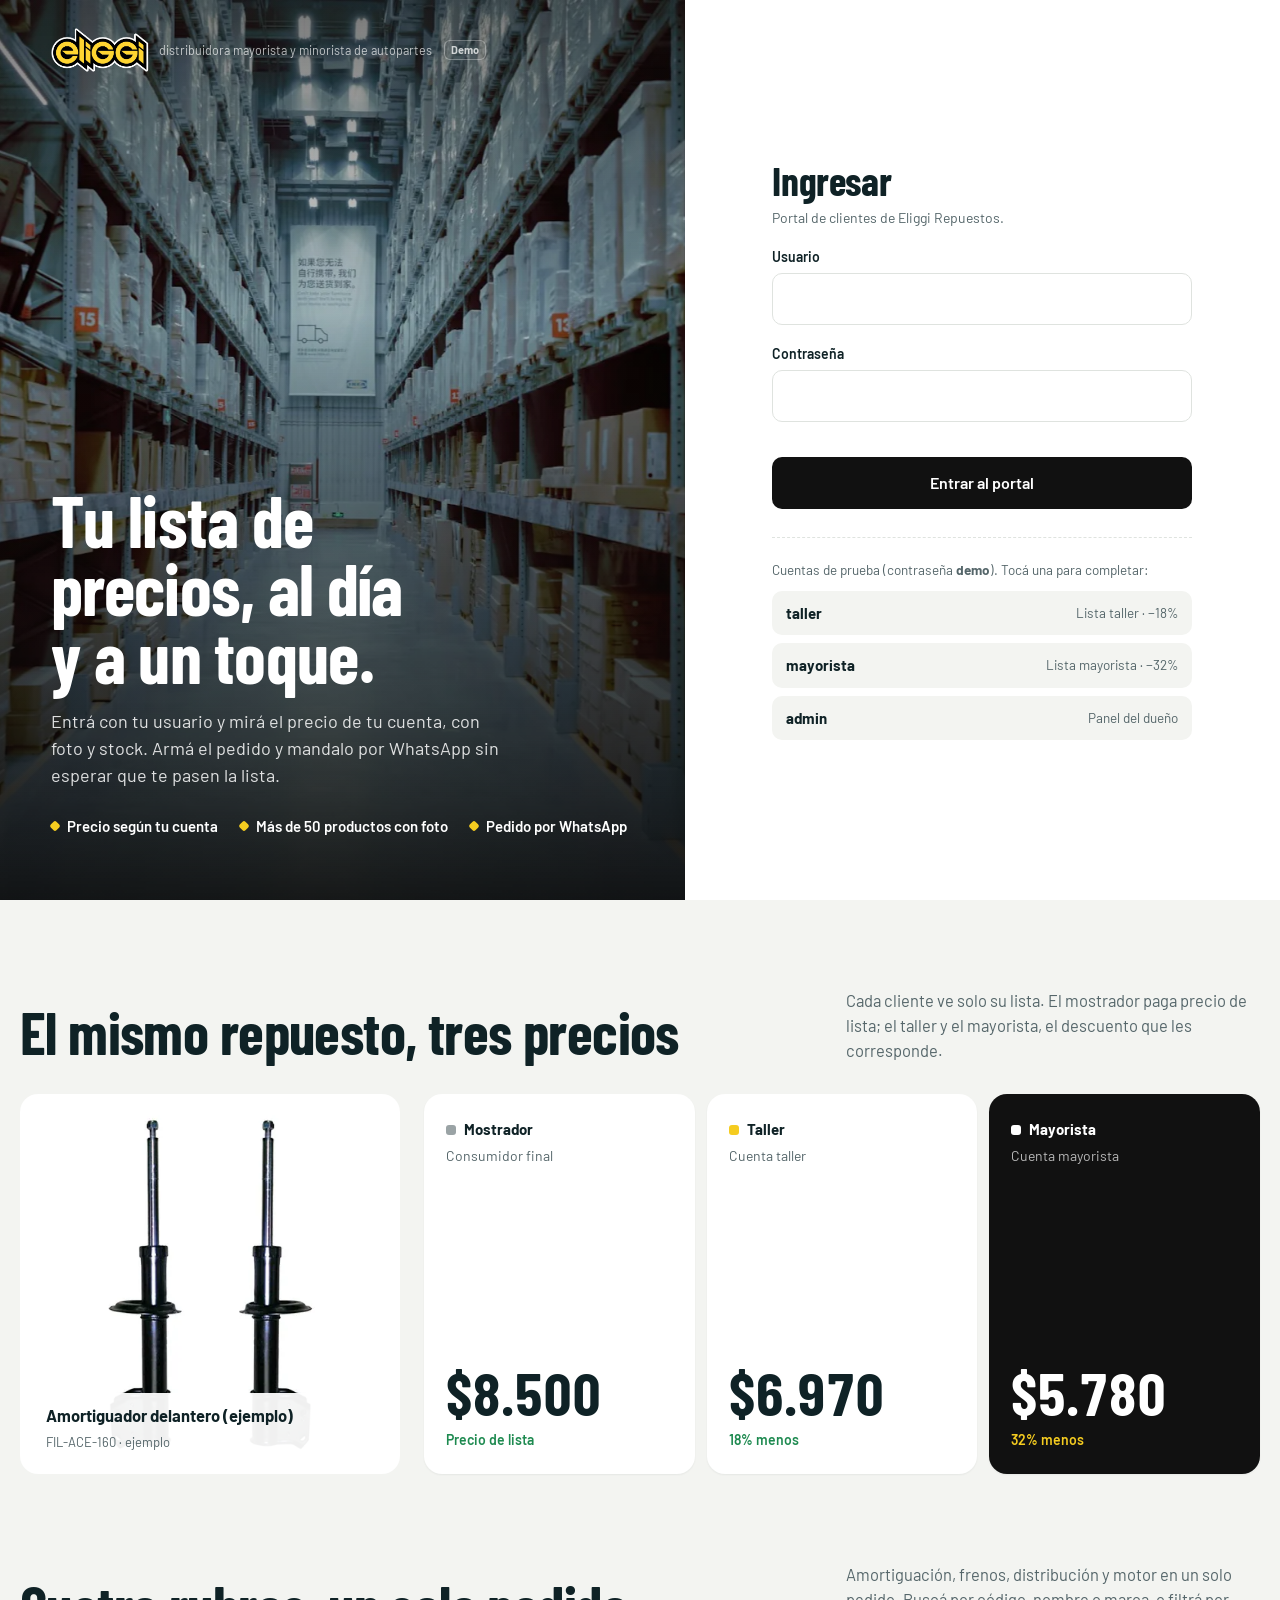
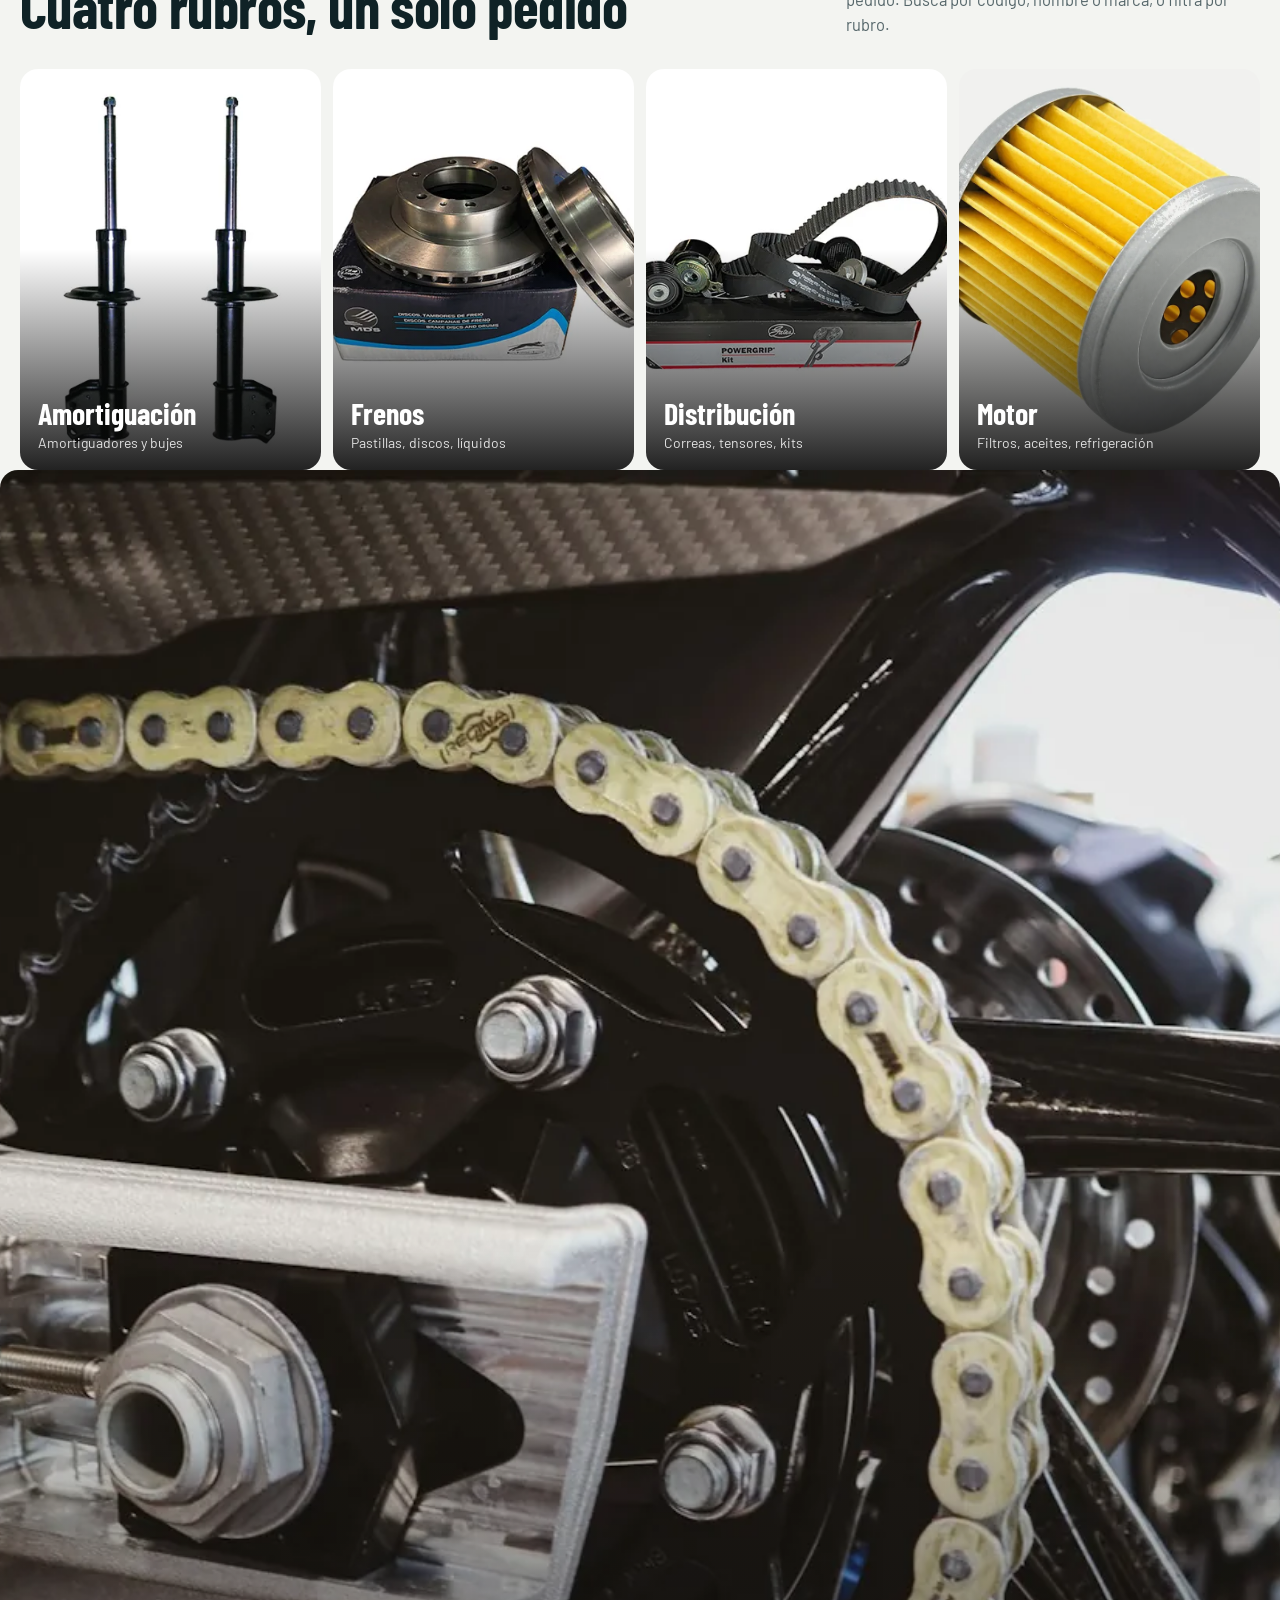
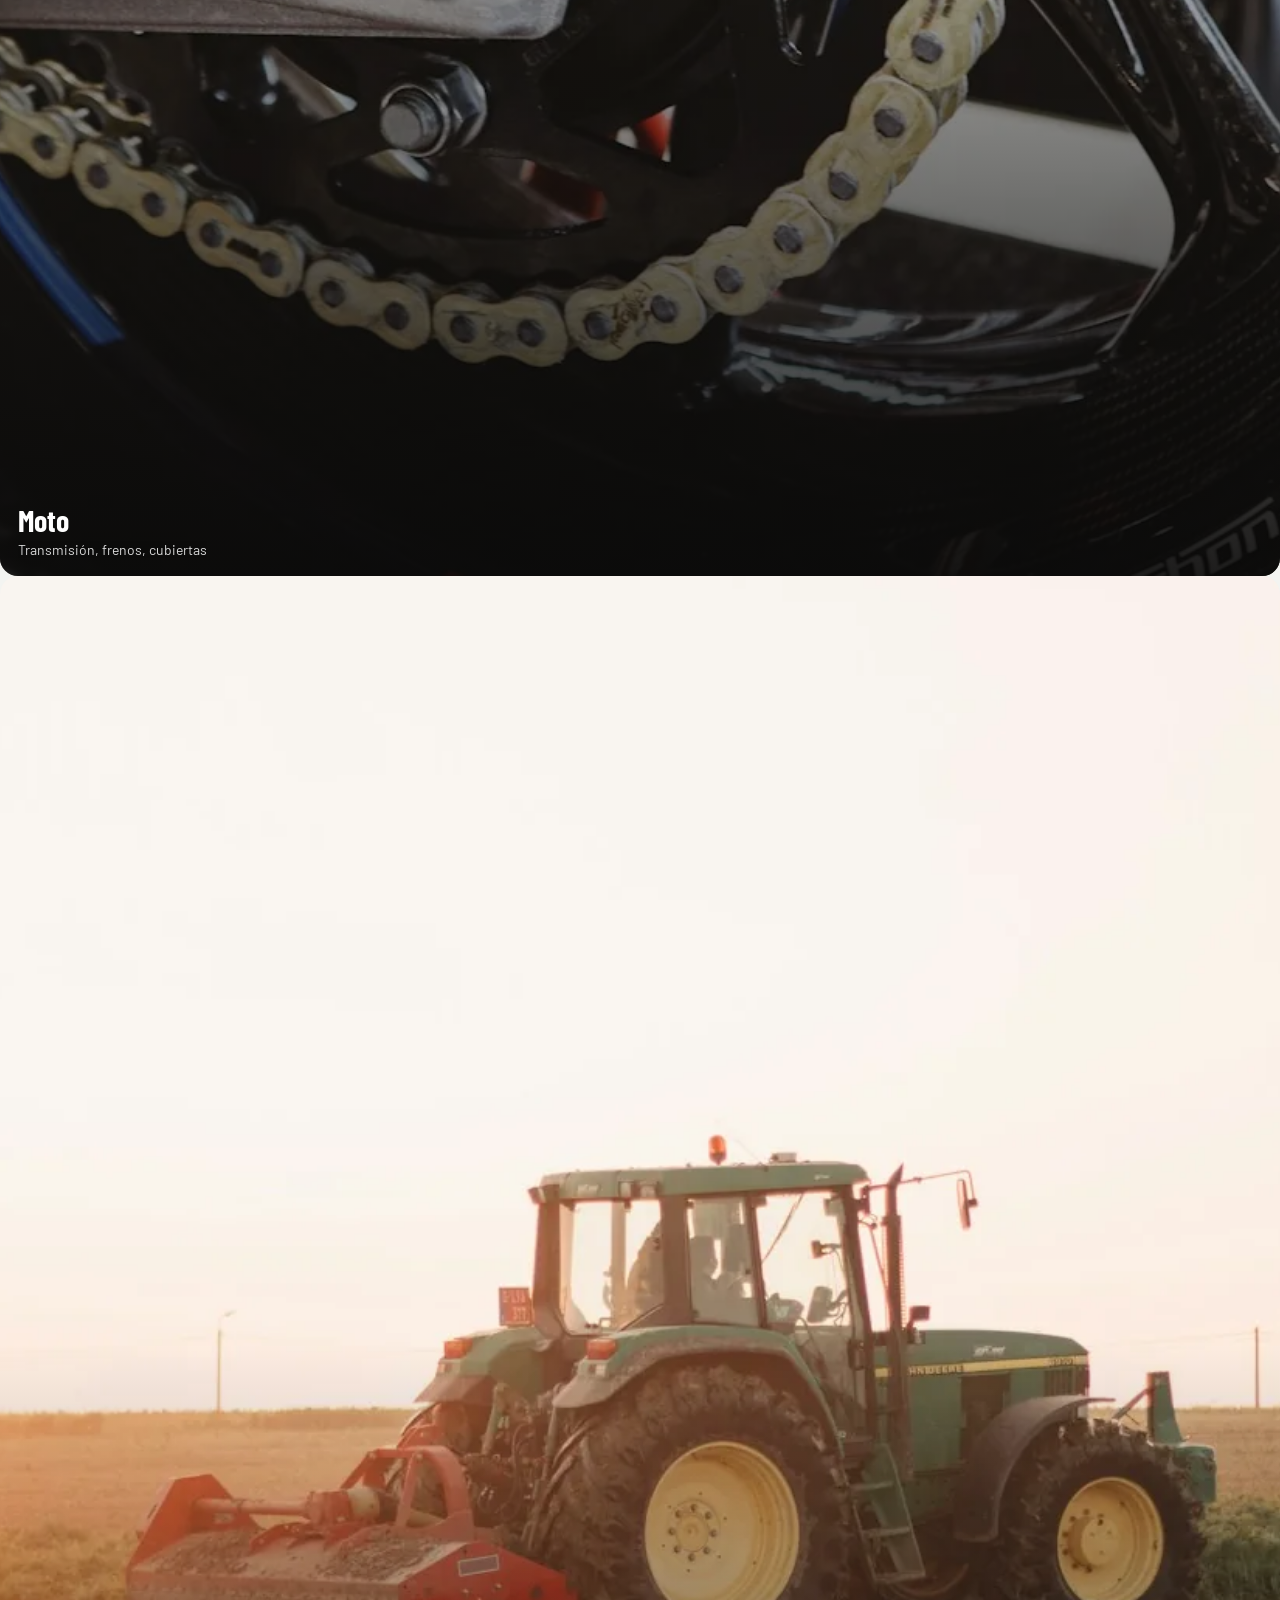
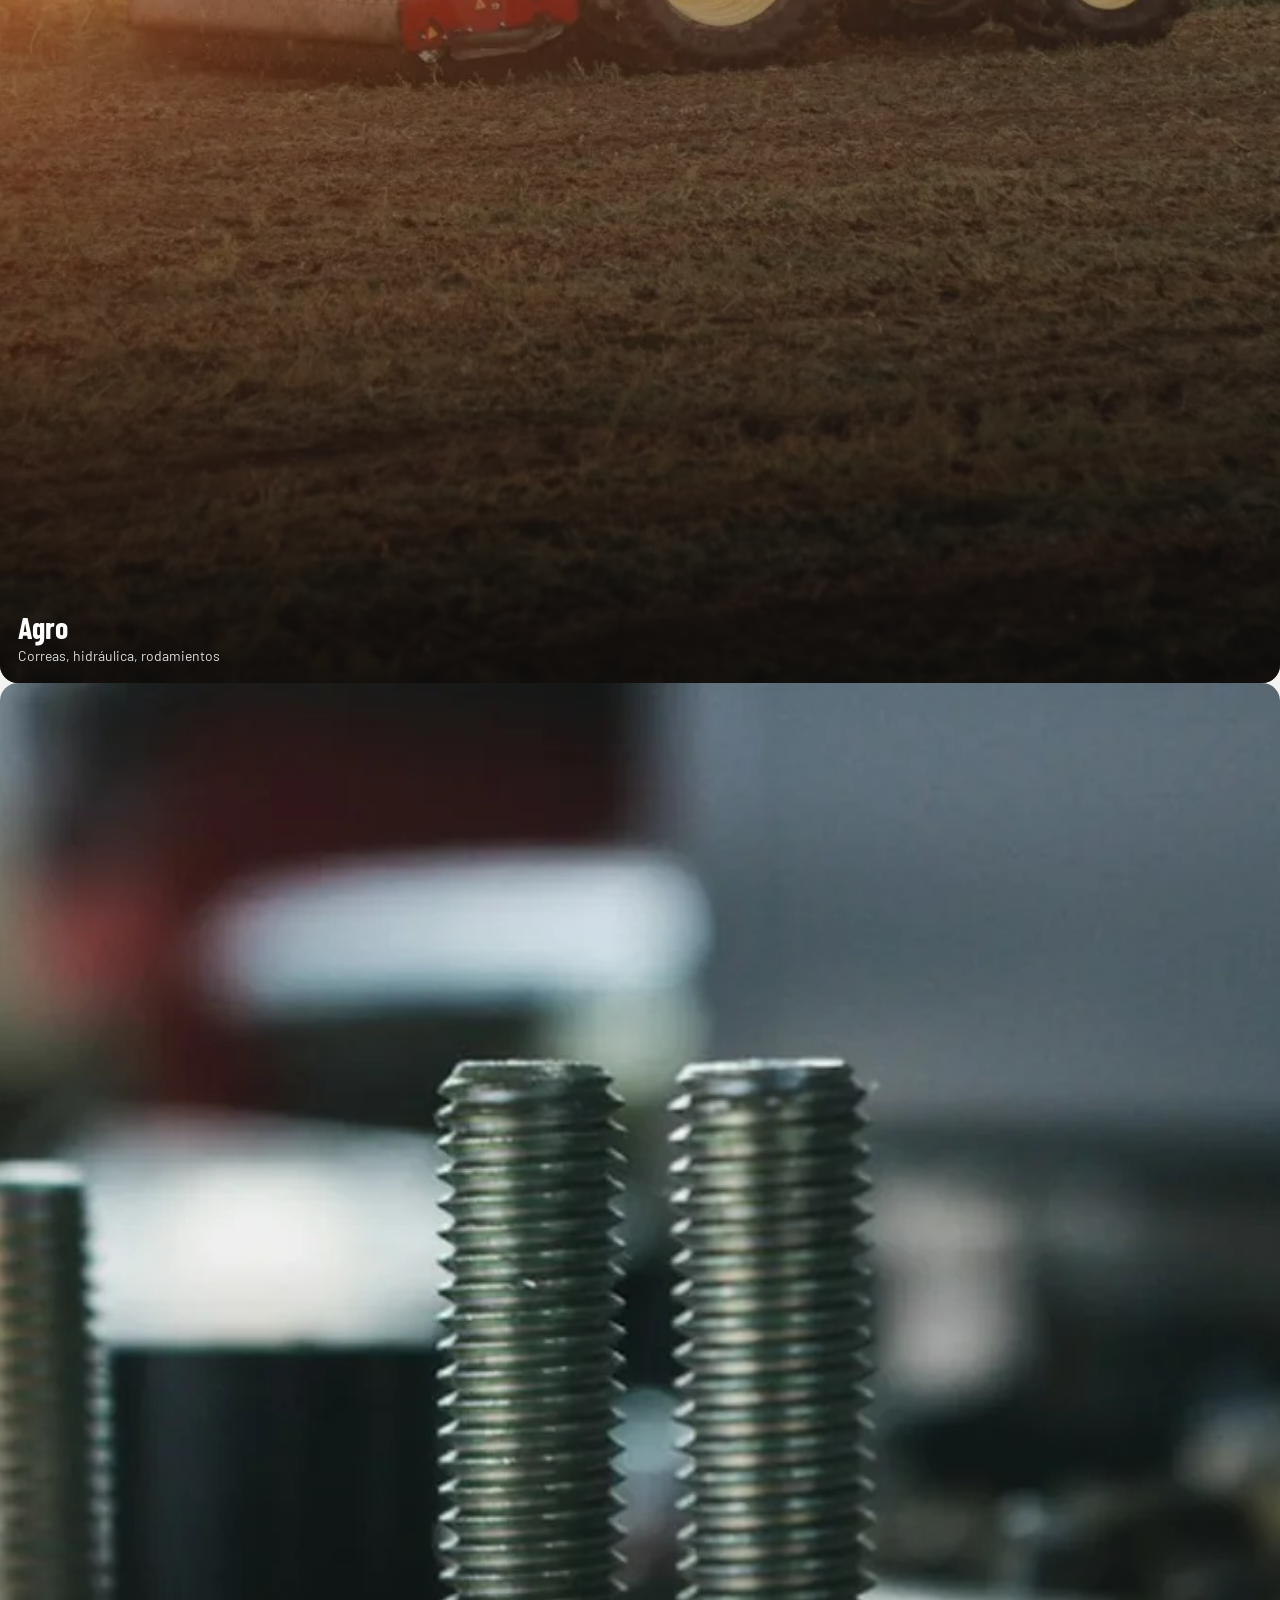
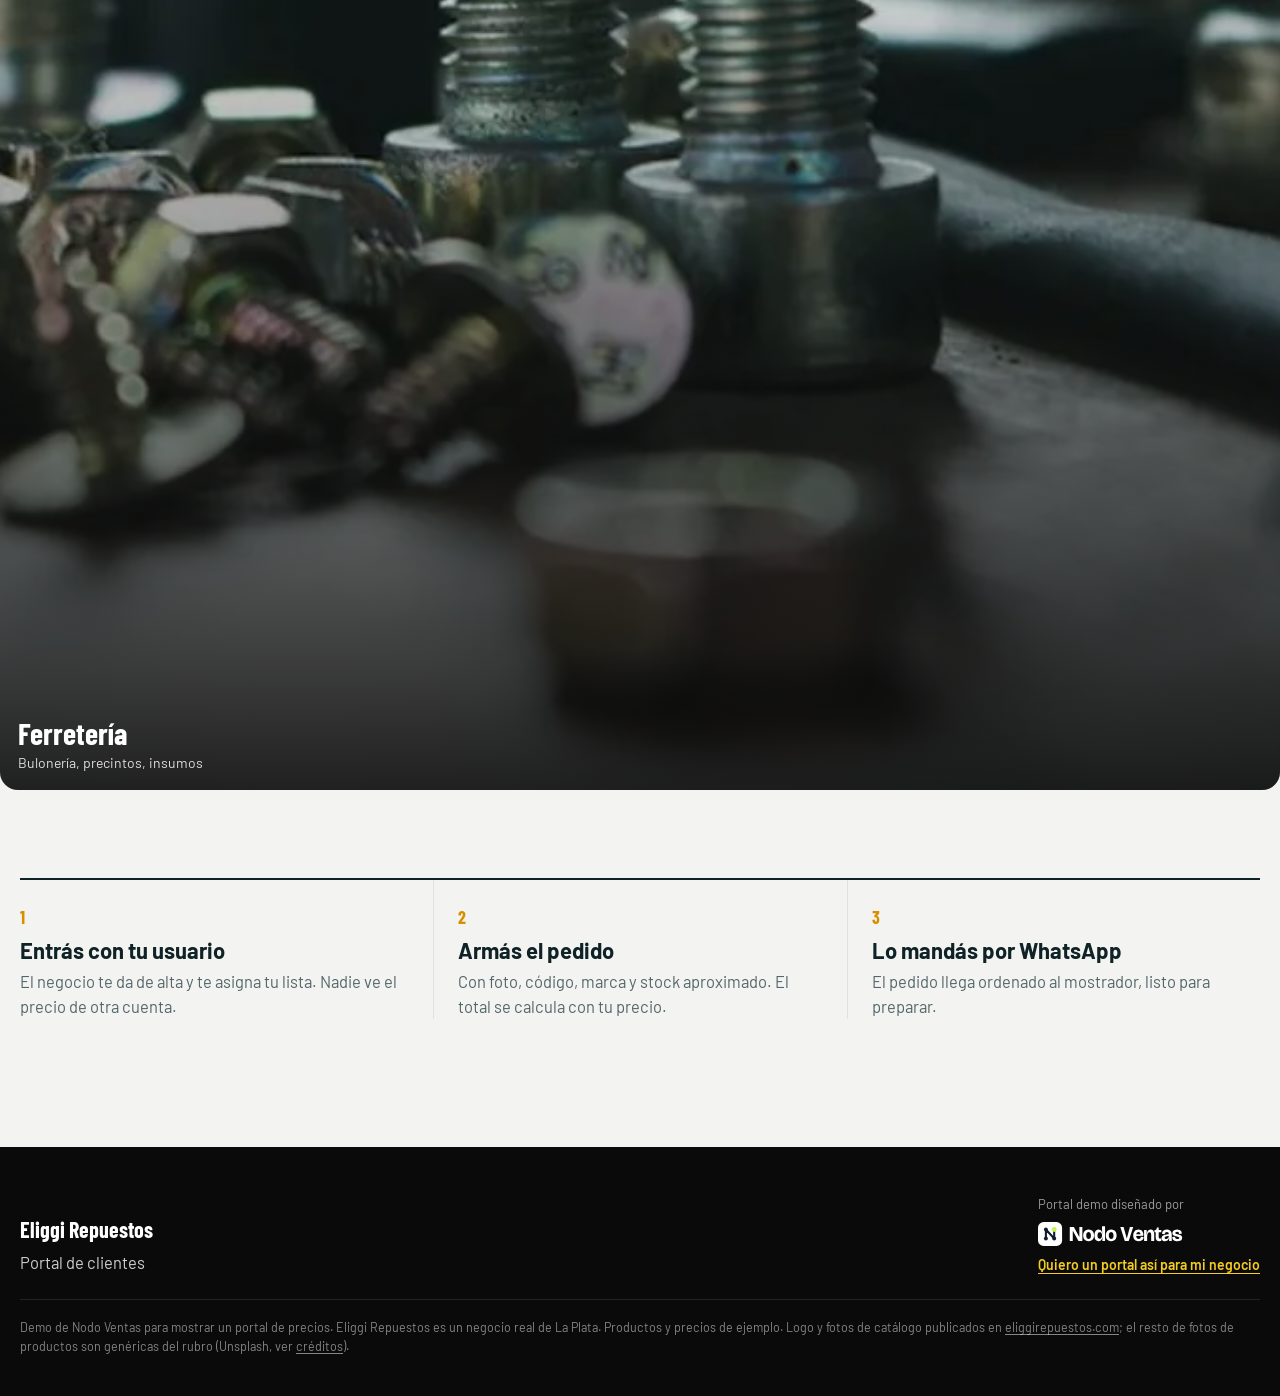
<file: index.html>
<!DOCTYPE html>
<html lang="es-AR">
<head>
  <meta charset="utf-8">
  <meta name="viewport" content="width=device-width, initial-scale=1, viewport-fit=cover">
  <title>Eliggi Repuestos · Portal de clientes</title>
  <meta name="description" content="Demo de Nodo Ventas para Eliggi Repuestos, distribuidora mayorista y minorista de autopartes en La Plata: portal de clientes con lista de precios y pedido. Productos y precios de ejemplo.">
  <meta name="robots" content="noindex, nofollow">
  <meta name="theme-color" content="#111111">
  <link rel="icon" href="favicon.png" type="image/png">
  <link rel="icon" href="favicon.svg" type="image/svg+xml">
  <link rel="preconnect" href="https://fonts.googleapis.com">
  <link rel="preconnect" href="https://fonts.gstatic.com" crossorigin>
  <link href="https://fonts.googleapis.com/css2?family=Barlow+Condensed:wght@600;700&family=Barlow:wght@400;500;600;700&display=swap" rel="stylesheet">
  <link rel="preload" as="image" href="img/fotos/deposito.webp">
  <link rel="stylesheet" href="css/app.css">
</head>
<body>
  <a class="skip" href="#login">Saltar al ingreso</a>
  <div class="landing">
    <section class="landing-photo on-dark">
      <img src="img/fotos/deposito.webp" alt="Depósito con estanterías altas llenas de mercadería" width="1800" height="1100" fetchpriority="high">
      <div class="landing-top">
        <a class="brand wordmark" href="index.html">
          <img class="brand-logo" src="img/brand/logo.png" alt="Eliggi Repuestos">
          <span><b>Eliggi Repuestos</b><small>distribuidora mayorista y minorista de autopartes</small></span>
        </a>
        <a class="demo-tag" href="oferta/" title="Sitio demo hecho por Nodo Ventas">Demo</a>
      </div>
        <div class="landing-copy">
        <h1>Tu lista de precios, al día y a un toque.</h1>
        <p>Entrá con tu usuario y mirá el precio de tu cuenta, con foto y stock. Armá el pedido y mandalo por WhatsApp sin esperar que te pasen la lista.</p>
        <ul class="landing-facts">
          <li>Precio según tu cuenta</li>
          <li>Más de 50 productos con foto</li>
          <li>Pedido por WhatsApp</li>
        </ul>
      </div>
    </section>

    <section class="landing-form" id="login">
      <div class="login-card">
        <h2>Ingresar</h2>
        <p class="hint">Portal de clientes de Eliggi Repuestos.</p>
        <form id="login-form" novalidate>
          <label for="usuario">Usuario</label>
          <input class="field" id="usuario" name="usuario" autocomplete="username" autocapitalize="none" required>
          <label for="password">Contraseña</label>
          <input class="field" id="password" name="password" type="password" autocomplete="current-password" required>
          <p class="err" id="login-err" role="alert"></p>
          <button class="btn btn-primary" type="submit">Entrar al portal</button>
        </form>
        <div class="demo-users">
          <p>Cuentas de prueba (contraseña <b>demo</b>). Tocá una para completar:</p>
          <div class="chips">
            <button class="chip" type="button" data-user="taller"><b>taller</b><span>Lista taller · −18%</span></button>
            <button class="chip" type="button" data-user="mayorista"><b>mayorista</b><span>Lista mayorista · −32%</span></button>
            <button class="chip" type="button" data-user="admin"><b>admin</b><span>Panel del dueño</span></button>
          </div>
        </div>
      </div>
    </section>
  </div>

  <main>
    <section class="band">
      <div class="wrap">
        <div class="band-head">
          <h2>El mismo repuesto, tres precios</h2>
          <p>Cada cliente ve solo su lista. El mostrador paga precio de lista; el taller y el mayorista, el descuento que les corresponde.</p>
        </div>
        <div class="compare">
          <figure class="compare-photo" style="margin:0">
            <img src="img/brand/foto-amortiguadores.webp" alt="Amortiguadores de ejemplo del catálogo público" loading="lazy" width="900" height="900">
            <figcaption><b id="cmp-name">Amortiguador delantero (ejemplo)</b><span id="cmp-code">AMO-DEL-EJ · ejemplo</span></figcaption>
          </figure>
          <div class="tiers">
            <div class="tier t-c"><div><div class="tier-name"><i></i>Mostrador</div><div class="who">Consumidor final</div></div><div><div class="amt" id="cmp-c">$8.500</div><div class="off">Precio de lista</div></div></div>
            <div class="tier t-t"><div><div class="tier-name"><i></i>Taller</div><div class="who">Cuenta taller</div></div><div><div class="amt" id="cmp-t">$6.970</div><div class="off">18% menos</div></div></div>
            <div class="tier t-m"><div><div class="tier-name"><i></i>Mayorista</div><div class="who">Cuenta mayorista</div></div><div><div class="amt" id="cmp-m">$5.780</div><div class="off">32% menos</div></div></div>
          </div>
        </div>
      </div>
    </section>

    <section class="band" style="padding-top:0">
      <div class="wrap">
        <div class="band-head"><h2>Cuatro rubros, un solo pedido</h2><p>Amortiguación, frenos, distribución y motor en un solo pedido. Buscá por código, nombre o marca, o filtrá por rubro.</p></div>
        <div class="rubros">
          <div class="rubro"><img src="img/brand/foto-amortiguadores.webp" alt="Amortiguadores del catálogo de Eliggi" loading="lazy"><div><h3>Amortiguación</h3><span>Amortiguadores y bujes</span></div></div>
          <div class="rubro"><img src="img/brand/foto-frenos.webp" alt="Componentes de freno del catálogo de Eliggi" loading="lazy"><div><h3>Frenos</h3><span>Pastillas, discos, líquidos</span></div></div>
          <div class="rubro"><img src="img/brand/foto-distribucion.webp" alt="Kit de distribución del catálogo de Eliggi" loading="lazy"><div><h3>Distribución</h3><span>Correas, tensores, kits</span></div></div>
          <div class="rubro"><img src="img/fotos/filtro-aceite.webp" alt="Filtro de aceite" loading="lazy"><div><h3>Motor</h3><span>Filtros, aceites, refrigeración</span></div></div>
        </div>
      </div>
          <div class="rubro"><img src="img/fotos/moto-cadena.webp" alt="Cadena y corona de moto" loading="lazy"><div><h3>Moto</h3><span>Transmisión, frenos, cubiertas</span></div></div>
          <div class="rubro"><img src="img/fotos/tractor.webp" alt="Tractor trabajando en el campo" loading="lazy"><div><h3>Agro</h3><span>Correas, hidráulica, rodamientos</span></div></div>
          <div class="rubro"><img src="img/fotos/tornillos.webp" alt="Bulones y tuercas" loading="lazy"><div><h3>Ferretería</h3><span>Bulonería, precintos, insumos</span></div></div>
        </div>
      </div>
    </section>

    <section class="band" style="padding-top:0">
      <div class="wrap">
        <div class="how">
          <article><b>1</b><h3>Entrás con tu usuario</h3><p>El negocio te da de alta y te asigna tu lista. Nadie ve el precio de otra cuenta.</p></article>
          <article><b>2</b><h3>Armás el pedido</h3><p>Con foto, código, marca y stock aproximado. El total se calcula con tu precio.</p></article>
          <article><b>3</b><h3>Lo mandás por WhatsApp</h3><p>El pedido llega ordenado al mostrador, listo para preparar.</p></article>
        </div>
      </div>
    </section>
  </main>

  <footer class="site-foot">
    <div class="wrap">
      <div><b style="color:#fff;font-family:var(--display);font-size:22px">Eliggi Repuestos</b><p style="margin-top:4px">Portal de clientes</p></div>
      <div class="made-by">
        <span>Portal demo diseñado por</span>
        <a href="oferta/" aria-label="Nodo Ventas, ver la oferta"><img src="img/nodo/nodo-ventas-logo-blanco.svg" alt="Nodo Ventas" width="146" height="24"></a>
        <a class="link" href="oferta/">Quiero un portal así para mi negocio</a>
      </div>
      <p class="legal">Demo de Nodo Ventas para mostrar un portal de precios. Eliggi Repuestos es un negocio real de La Plata. Productos y precios de ejemplo. Logo y fotos de catálogo publicados en <a href="https://eliggirepuestos.com/">eliggirepuestos.com</a>; el resto de fotos de productos son genéricas del rubro (Unsplash, ver <a href="CREDITS.md">créditos</a>).</p>
    </div>
  </footer>
  <script src="js/products.js"></script>
  <script src="js/core.js"></script>
  <script src="js/login.js"></script>
</body>
</html>
</file>
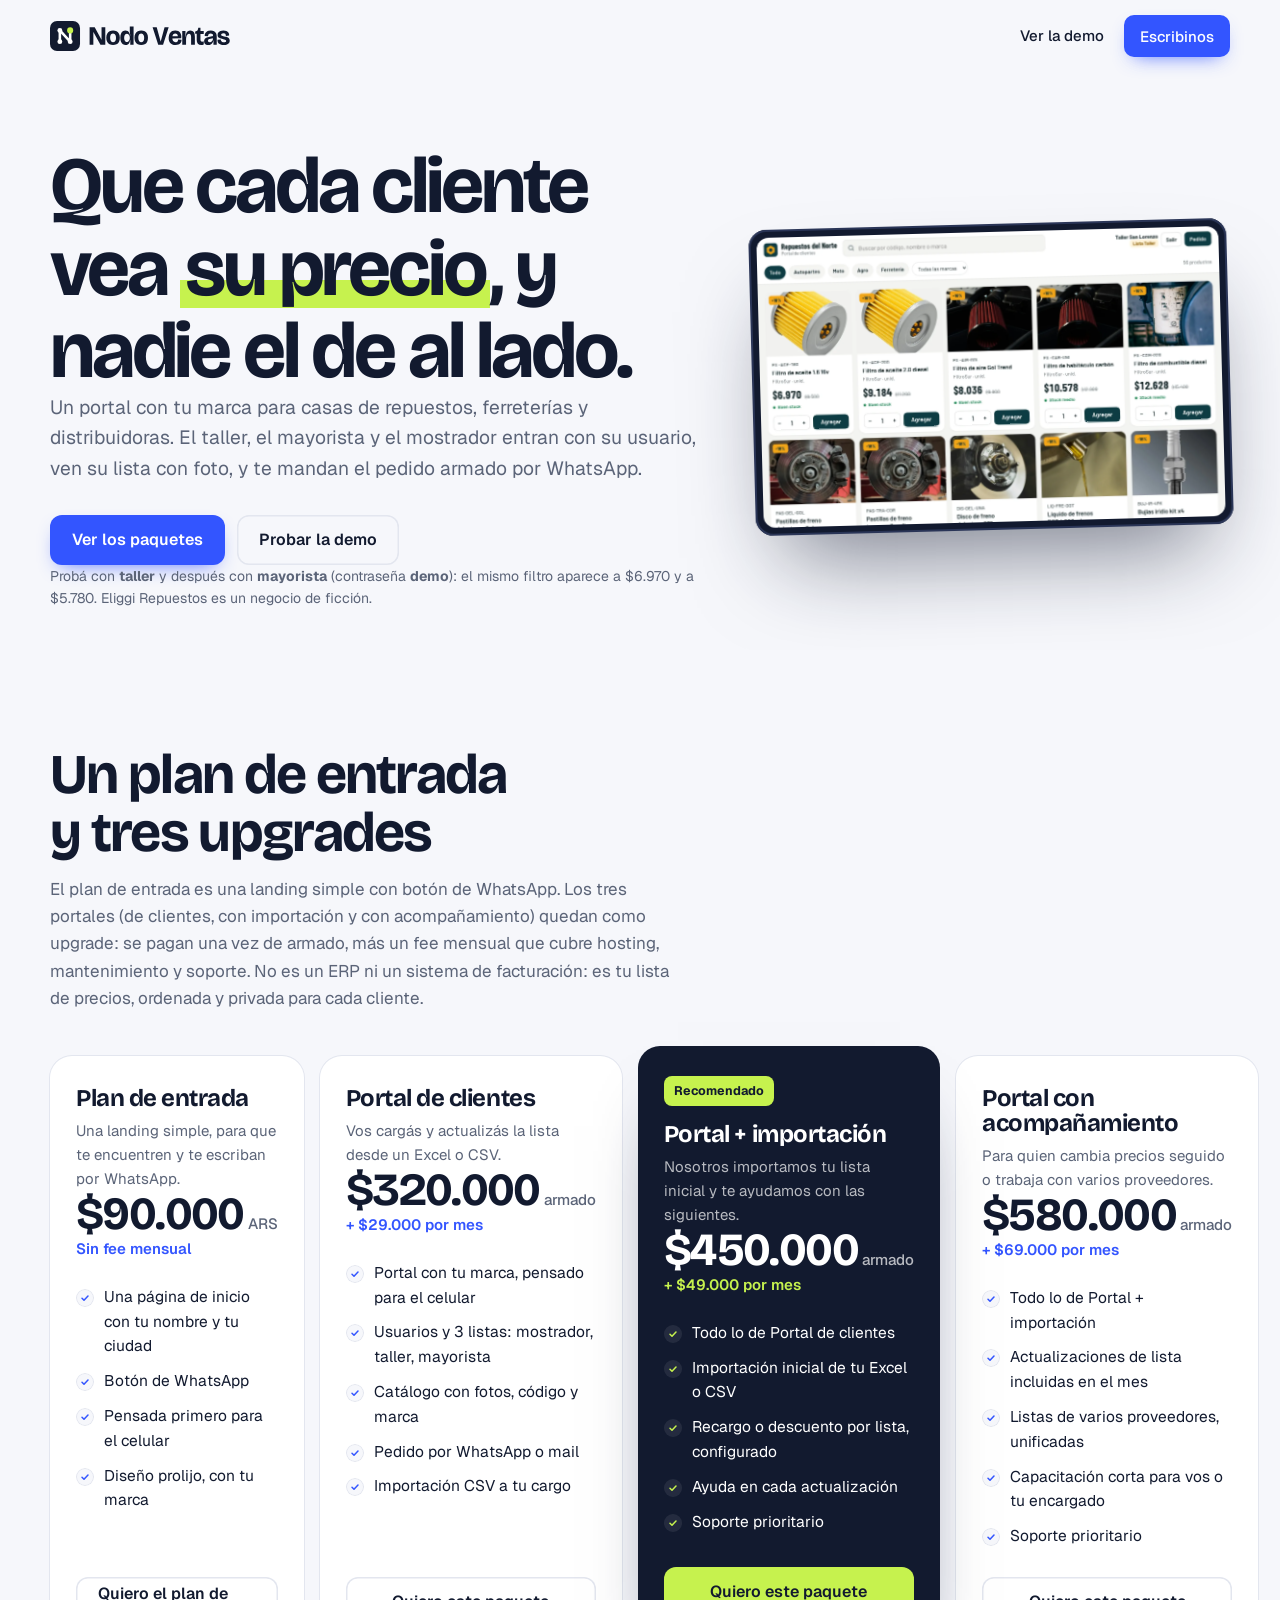
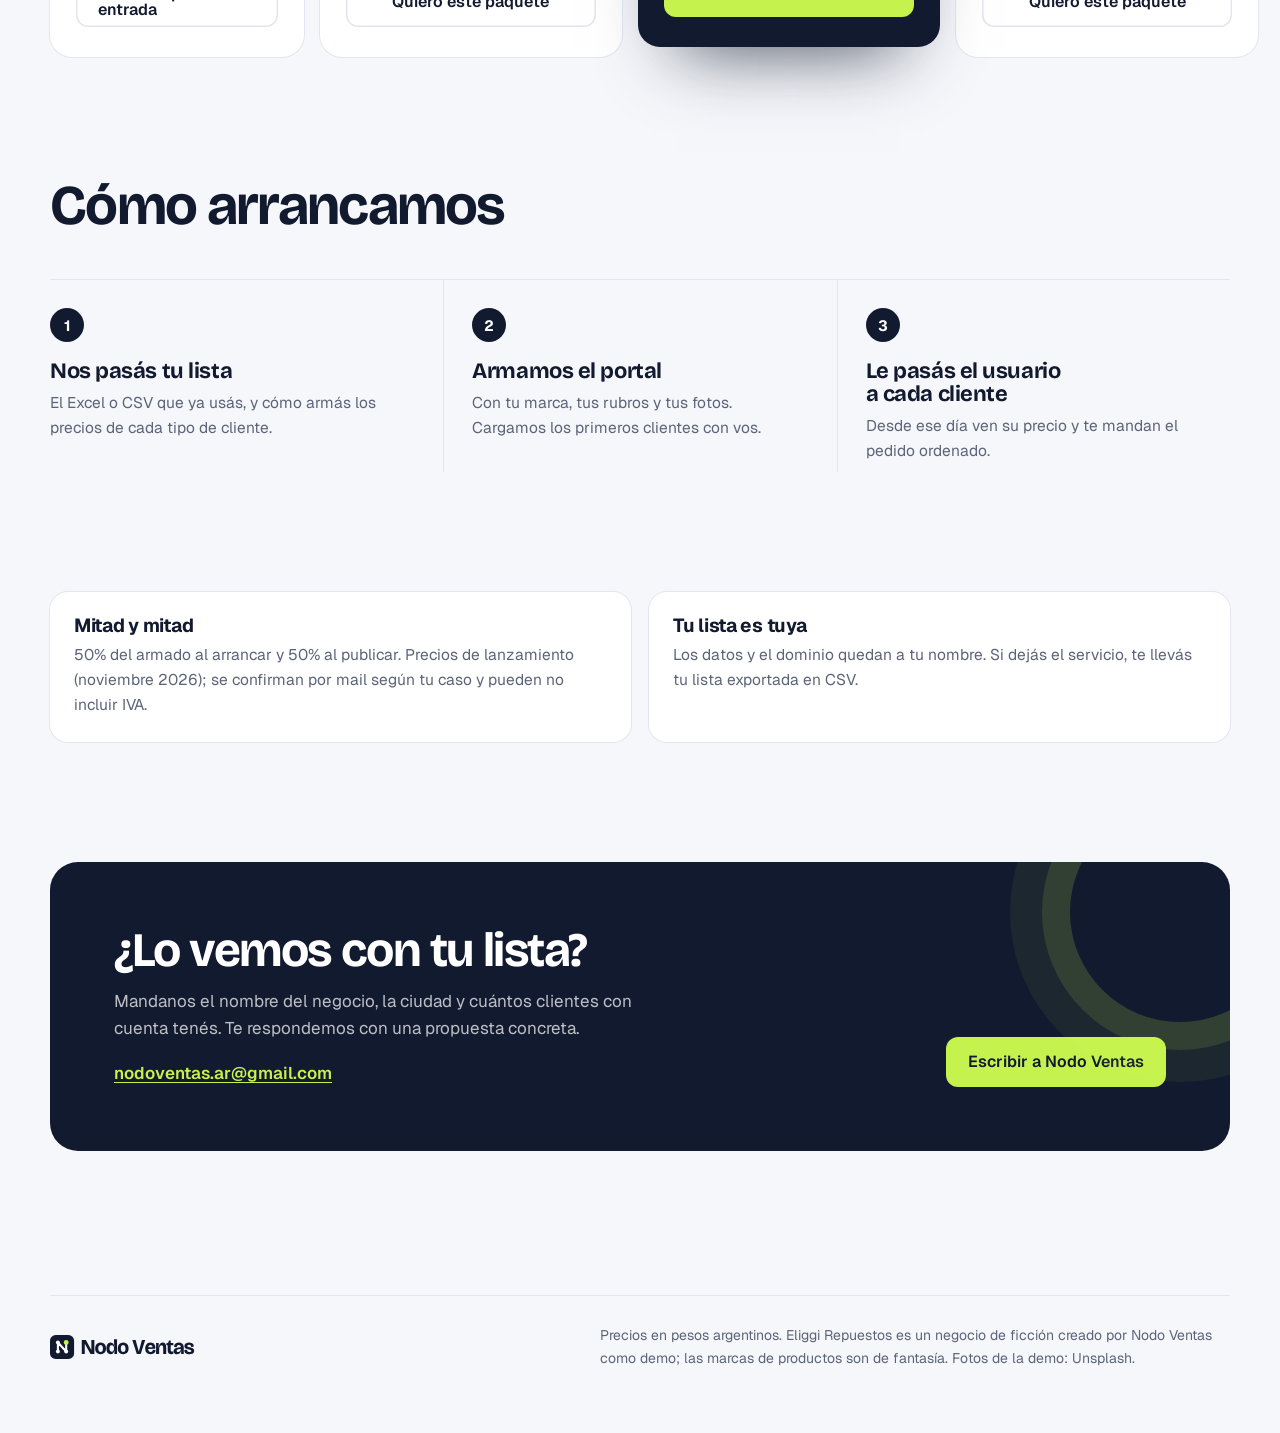
<file: oferta/index.html>
<!DOCTYPE html>
<html lang="es-AR">
<head>
  <meta charset="utf-8">
  <meta name="viewport" content="width=device-width, initial-scale=1">
  <title>Portal de precios para casas de repuestos · Nodo Ventas</title>
  <meta name="description" content="Nodo Ventas arma portales de precios para casas de repuestos, ferreterías y distribuidoras del interior: cada cliente entra con su usuario, ve su lista con fotos y manda el pedido por WhatsApp. Armado más fee mensual.">
  <meta name="robots" content="noindex, nofollow">
  <meta name="theme-color" content="#F6F7FB">
  <link rel="icon" href="../img/nodo/favicon.svg" type="image/svg+xml">
  <link rel="preconnect" href="https://fonts.googleapis.com">
  <link rel="preconnect" href="https://fonts.gstatic.com" crossorigin>
  <link href="https://fonts.googleapis.com/css2?family=Bricolage+Grotesque:opsz,wght@12..96,600..800&family=Geist:wght@400..700&display=swap" rel="stylesheet">
  <link rel="stylesheet" href="../nodo.css">
</head>
<body class="nv">
  <header class="nv-header">
    <div class="nv-wrap">
      <a class="nv-logo" href="./"><img src="../img/nodo/nodo-ventas-logo.svg" alt="Nodo Ventas" width="182" height="30"></a>
      <nav class="nv-nav">
        <a class="nv-hide-sm" href="../">Ver la demo</a>
        <a class="nv-btn nv-btn-primary" href="mailto:nodoventas.ar@gmail.com?subject=Portal%20de%20precios%20para%20mi%20negocio">Escribinos</a>
      </nav>
    </div>
  </header>

  <main>
    <section class="nv-hero">
      <div class="nv-wrap">
        <div>
          <h1>Que cada cliente vea <span class="nv-mark">su precio</span>, y nadie el de al lado.</h1>
          <p class="nv-lead">Un portal con tu marca para casas de repuestos, ferreterías y distribuidoras. El taller, el mayorista y el mostrador entran con su usuario, ven su lista con foto, y te mandan el pedido armado por WhatsApp.</p>
          <div class="nv-cta-row">
            <a class="nv-btn nv-btn-primary" href="#paquetes">Ver los paquetes</a>
            <a class="nv-btn nv-btn-line" href="../">Probar la demo</a>
          </div>
          <p class="nv-note">Probá con <b>taller</b> y después con <b>mayorista</b> (contraseña <b>demo</b>): el mismo filtro aparece a $6.970 y a $5.780. Eliggi Repuestos es un negocio de ficción.</p>
        </div>
        <div class="nv-device nv-device-wide"><img src="../img/nodo/demo-catalogo.webp" alt="Catálogo del portal con precios de la lista taller" width="1280" height="820"></div>
      </div>
    </section>

    <section class="nv-section" id="paquetes">
      <div class="nv-wrap">
        <div class="nv-head">
          <h2>Un plan de entrada y tres upgrades</h2>
          <p>El plan de entrada es una landing simple con botón de WhatsApp. Los tres portales (de clientes, con importación y con acompañamiento) quedan como upgrade: se pagan una vez de armado, más un fee mensual que cubre hosting, mantenimiento y soporte. No es un ERP ni un sistema de facturación: es tu lista de precios, ordenada y privada para cada cliente.</p>
        </div>
        <div class="nv-plans">
          <article class="nv-plan">
            <h3>Plan de entrada</h3>
            <p class="nv-for">Una landing simple, para que te encuentren y te escriban por WhatsApp.</p>
            <p class="nv-price">$90.000<small>ARS</small></p>
            <p class="nv-fee">Sin fee mensual</p>
            <ul>
              <li>Una página de inicio con tu nombre y tu ciudad</li>
              <li>Botón de WhatsApp</li>
              <li>Pensada primero para el celular</li>
              <li>Diseño prolijo, con tu marca</li>
            </ul>
            <a class="nv-btn nv-btn-line" href="mailto:nodoventas.ar@gmail.com?subject=Plan%20de%20entrada">Quiero el plan de entrada</a>
          </article>
          <article class="nv-plan">
            <h3>Portal de clientes</h3>
            <p class="nv-for">Vos cargás y actualizás la lista desde un Excel o CSV.</p>
            <p class="nv-price">$320.000<small>armado</small></p>
            <p class="nv-fee">+ $29.000 por mes</p>
            <ul>
              <li>Portal con tu marca, pensado para el celular</li>
              <li>Usuarios y 3 listas: mostrador, taller, mayorista</li>
              <li>Catálogo con fotos, código y marca</li>
              <li>Pedido por WhatsApp o mail</li>
              <li>Importación CSV a tu cargo</li>
            </ul>
            <a class="nv-btn nv-btn-line" href="mailto:nodoventas.ar@gmail.com?subject=Paquete%20Portal%20de%20clientes">Quiero este paquete</a>
          </article>
          <article class="nv-plan nv-featured">
            <span class="nv-flag">Recomendado</span>
            <h3>Portal + importación</h3>
            <p class="nv-for">Nosotros importamos tu lista inicial y te ayudamos con las siguientes.</p>
            <p class="nv-price">$450.000<small>armado</small></p>
            <p class="nv-fee">+ $49.000 por mes</p>
            <ul>
              <li>Todo lo de Portal de clientes</li>
              <li>Importación inicial de tu Excel o CSV</li>
              <li>Recargo o descuento por lista, configurado</li>
              <li>Ayuda en cada actualización</li>
              <li>Soporte prioritario</li>
            </ul>
            <a class="nv-btn nv-btn-lime" href="mailto:nodoventas.ar@gmail.com?subject=Paquete%20Portal%20%2B%20importacion">Quiero este paquete</a>
          </article>
          <article class="nv-plan">
            <h3>Portal con acompañamiento</h3>
            <p class="nv-for">Para quien cambia precios seguido o trabaja con varios proveedores.</p>
            <p class="nv-price">$580.000<small>armado</small></p>
            <p class="nv-fee">+ $69.000 por mes</p>
            <ul>
              <li>Todo lo de Portal + importación</li>
              <li>Actualizaciones de lista incluidas en el mes</li>
              <li>Listas de varios proveedores, unificadas</li>
              <li>Capacitación corta para vos o tu encargado</li>
              <li>Soporte prioritario</li>
            </ul>
            <a class="nv-btn nv-btn-line" href="mailto:nodoventas.ar@gmail.com?subject=Paquete%20Portal%20con%20acompanamiento">Quiero este paquete</a>
          </article>
        </div>
      </div>
    </section>

    <section class="nv-section" style="padding-top:24px">
      <div class="nv-wrap">
        <div class="nv-head"><h2>Cómo arrancamos</h2></div>
        <div class="nv-steps">
          <div class="nv-step"><h3>Nos pasás tu lista</h3><p>El Excel o CSV que ya usás, y cómo armás los precios de cada tipo de cliente.</p></div>
          <div class="nv-step"><h3>Armamos el portal</h3><p>Con tu marca, tus rubros y tus fotos. Cargamos los primeros clientes con vos.</p></div>
          <div class="nv-step"><h3>Le pasás el usuario a cada cliente</h3><p>Desde ese día ven su precio y te mandan el pedido ordenado.</p></div>
        </div>
      </div>
    </section>

    <section class="nv-section" style="padding-top:24px">
      <div class="nv-wrap nv-terms">
        <div class="nv-term"><h3>Mitad y mitad</h3><p>50% del armado al arrancar y 50% al publicar. Precios de lanzamiento (noviembre 2026); se confirman por mail según tu caso y pueden no incluir IVA.</p></div>
        <div class="nv-term"><h3>Tu lista es tuya</h3><p>Los datos y el dominio quedan a tu nombre. Si dejás el servicio, te llevás tu lista exportada en CSV.</p></div>
      </div>
    </section>

    <section class="nv-section" style="padding-top:24px">
      <div class="nv-wrap">
        <div class="nv-cta">
          <div>
            <h2>¿Lo vemos con tu lista?</h2>
            <p>Mandanos el nombre del negocio, la ciudad y cuántos clientes con cuenta tenés. Te respondemos con una propuesta concreta.</p>
            <a class="nv-mail" href="mailto:nodoventas.ar@gmail.com">nodoventas.ar@gmail.com</a>
          </div>
          <a class="nv-btn nv-btn-lime" href="mailto:nodoventas.ar@gmail.com?subject=Portal%20de%20precios%20para%20mi%20negocio">Escribir a Nodo Ventas</a>
        </div>
      </div>
    </section>
  </main>

  <footer class="nv-footer">
    <div class="nv-wrap">
      <img src="../img/nodo/nodo-ventas-logo.svg" alt="Nodo Ventas" width="146" height="24">
      <p class="nv-disclaimer">Precios en pesos argentinos. Eliggi Repuestos es un negocio de ficción creado por Nodo Ventas como demo; las marcas de productos son de fantasía. Fotos de la demo: Unsplash.</p>
    </div>
  </footer>
  <script>
    const h = document.querySelector(".nv-header");
    addEventListener("scroll", () => h.classList.toggle("scrolled", scrollY > 8), { passive: true });
  </script>
</body>
</html>
</file>
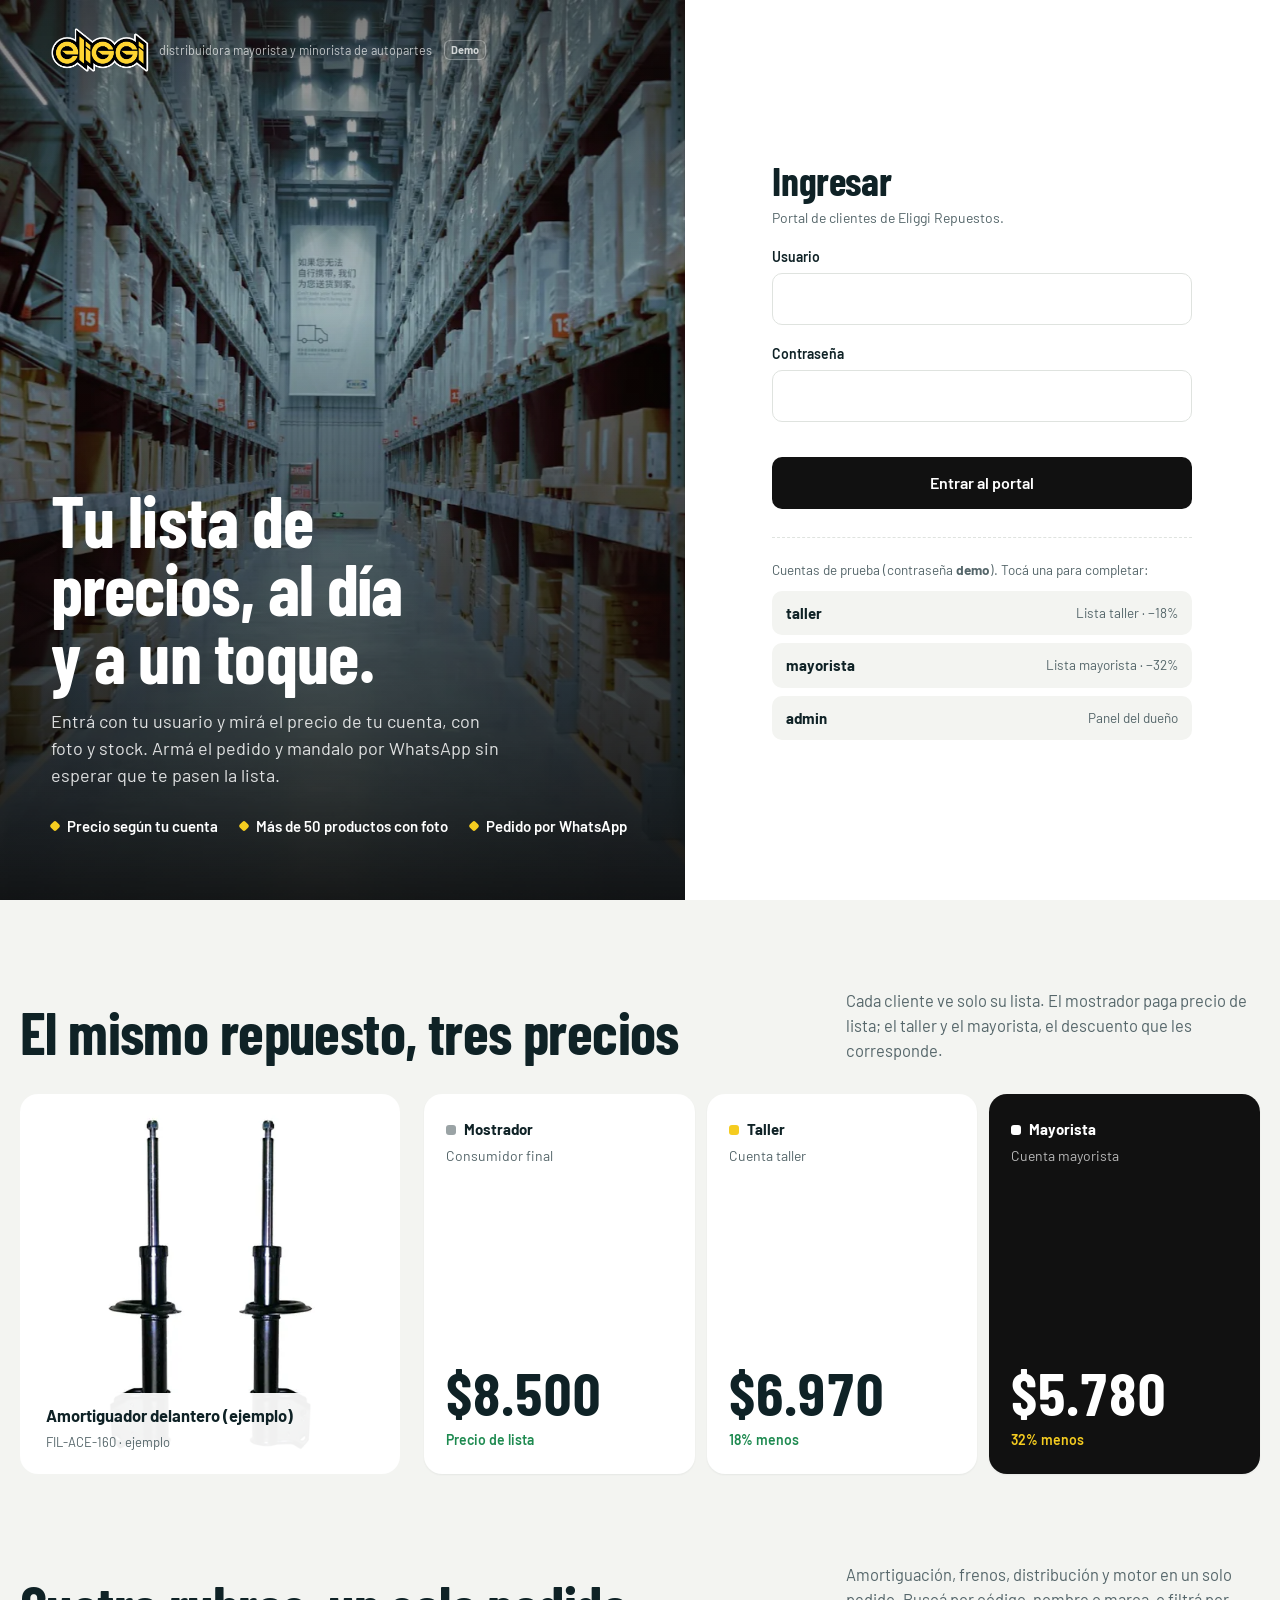
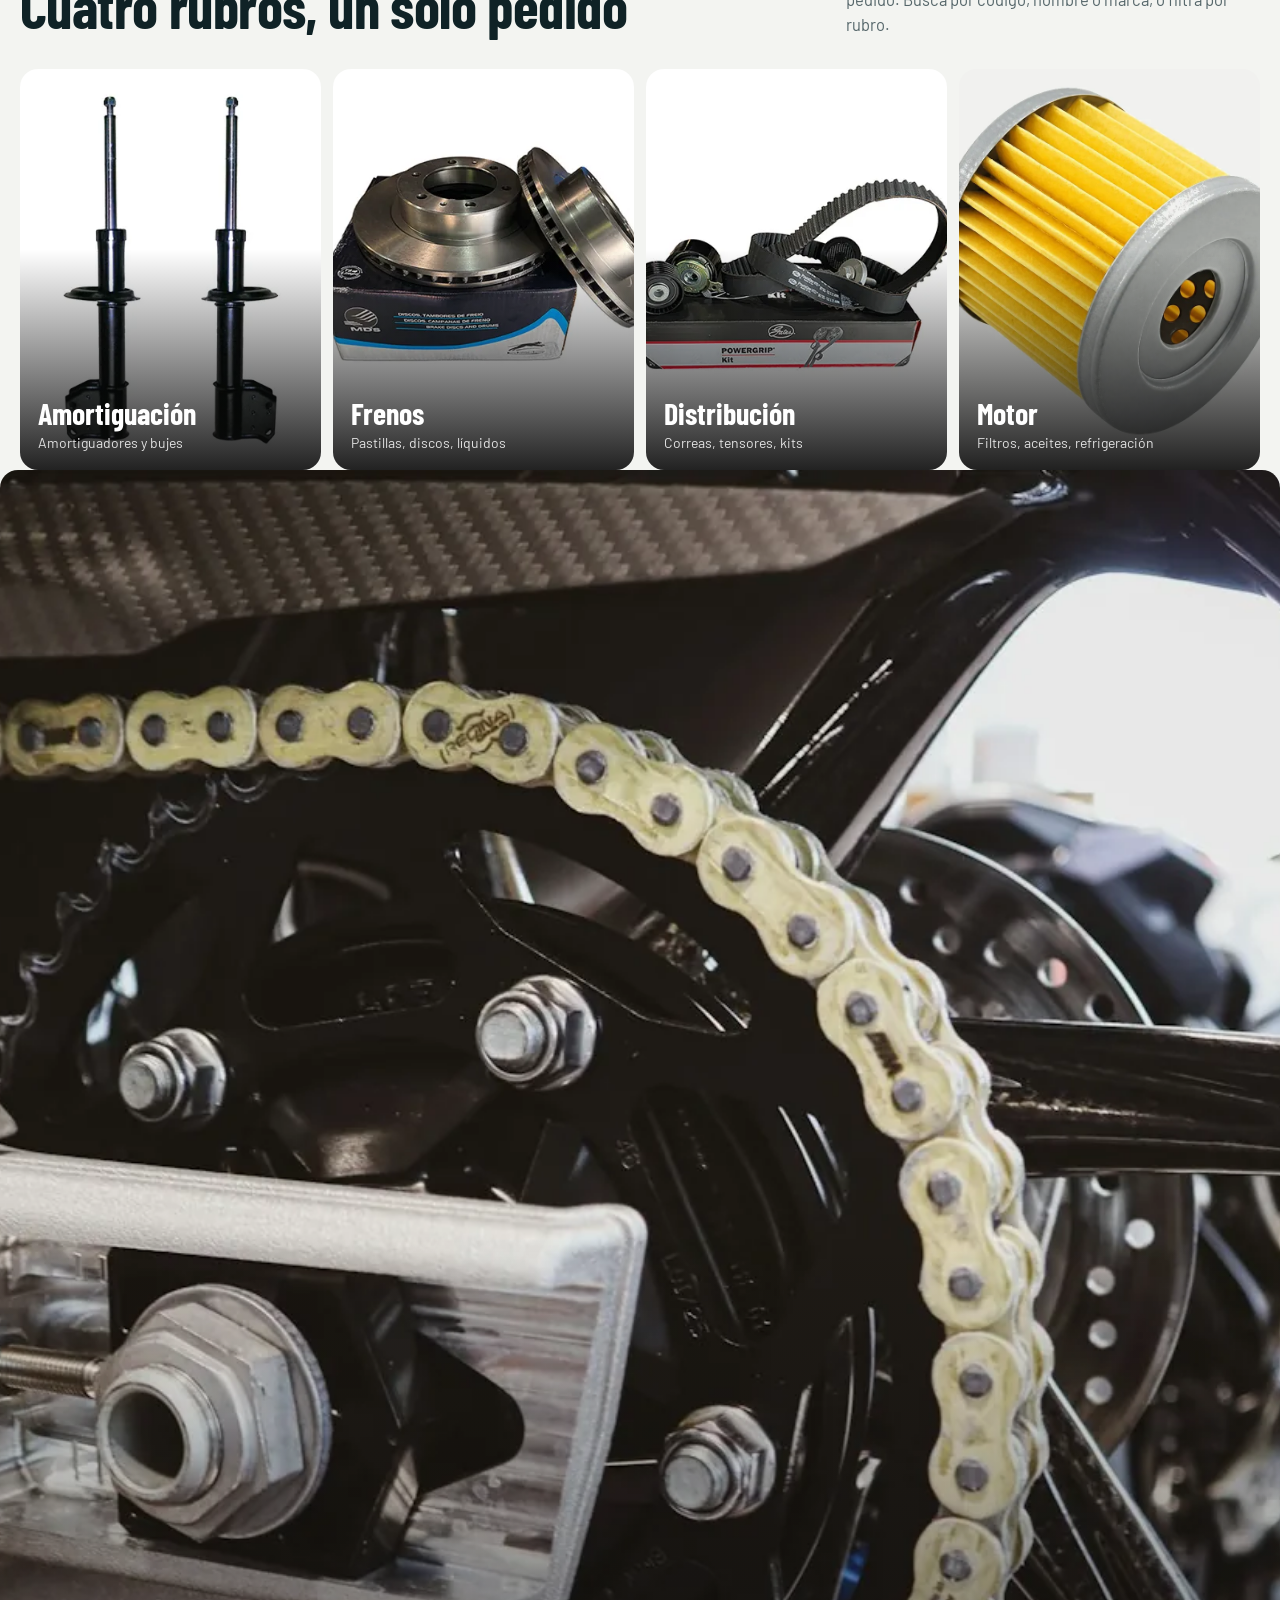
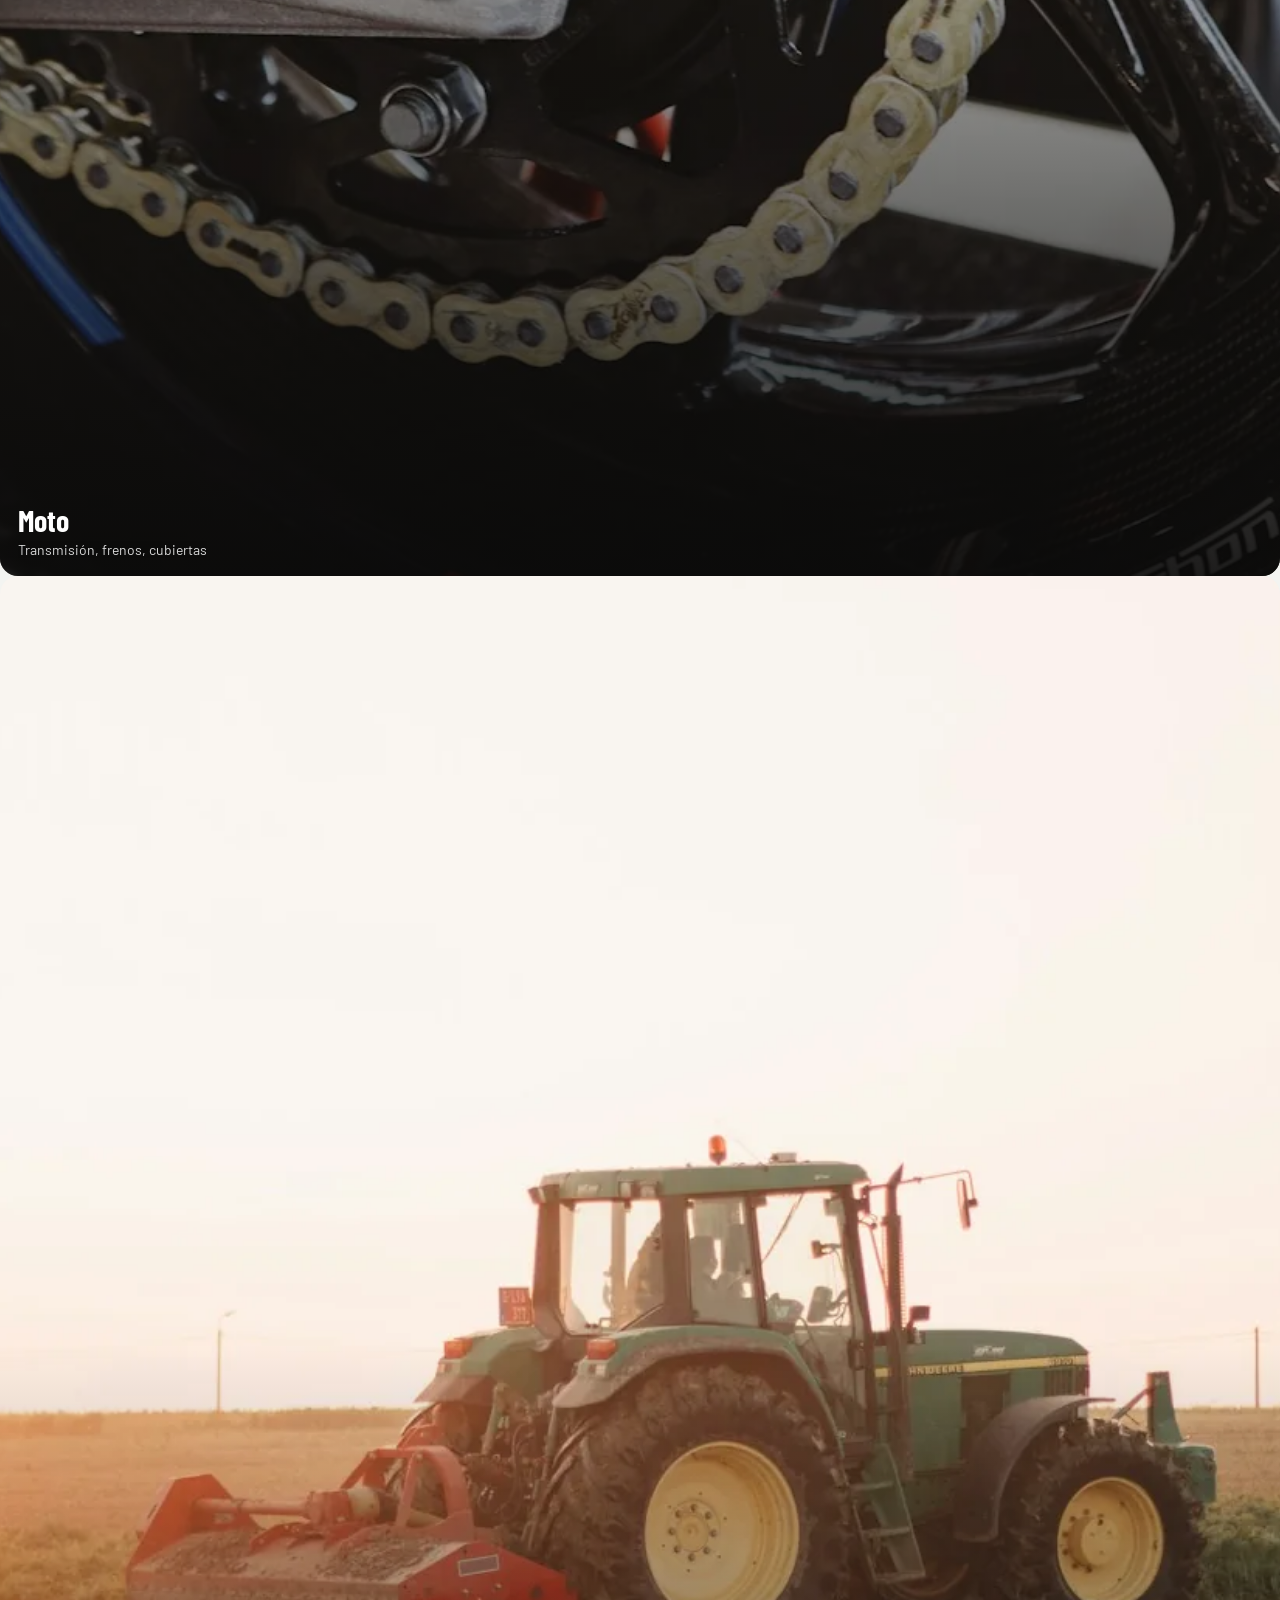
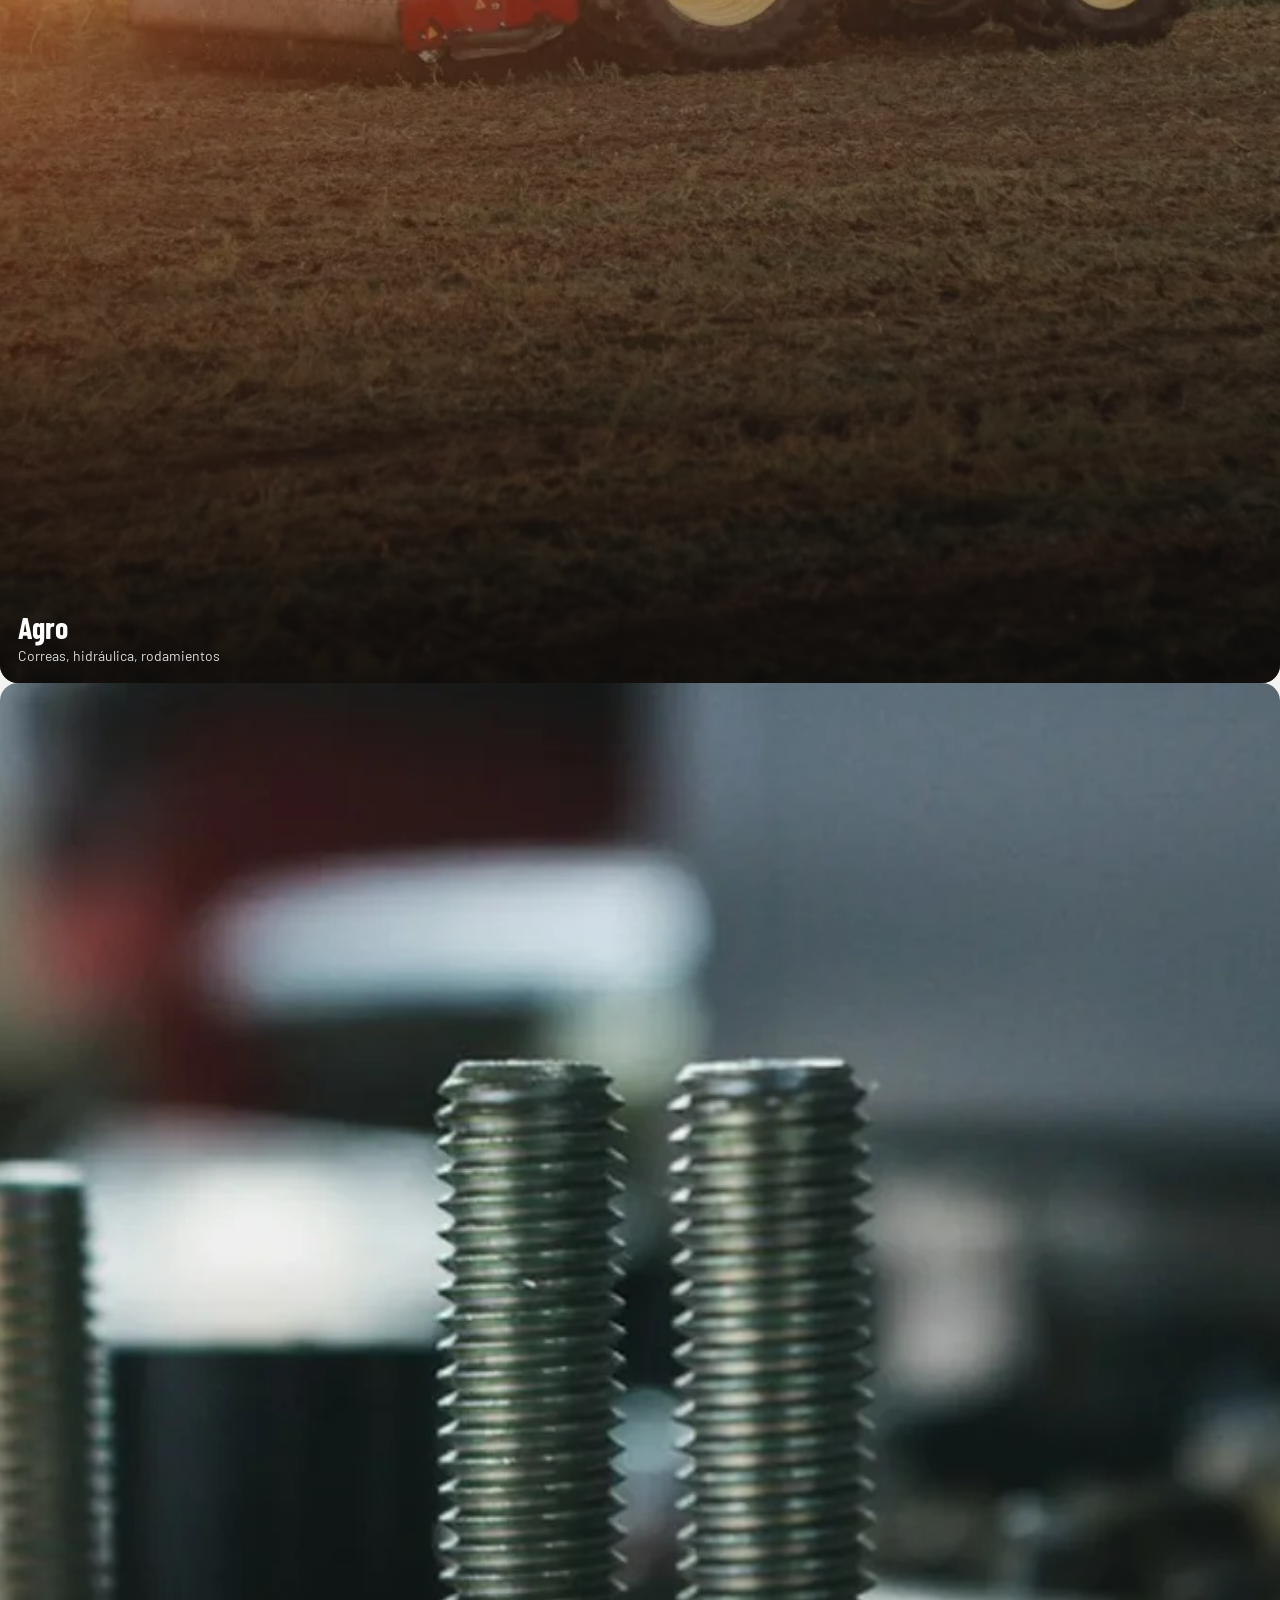
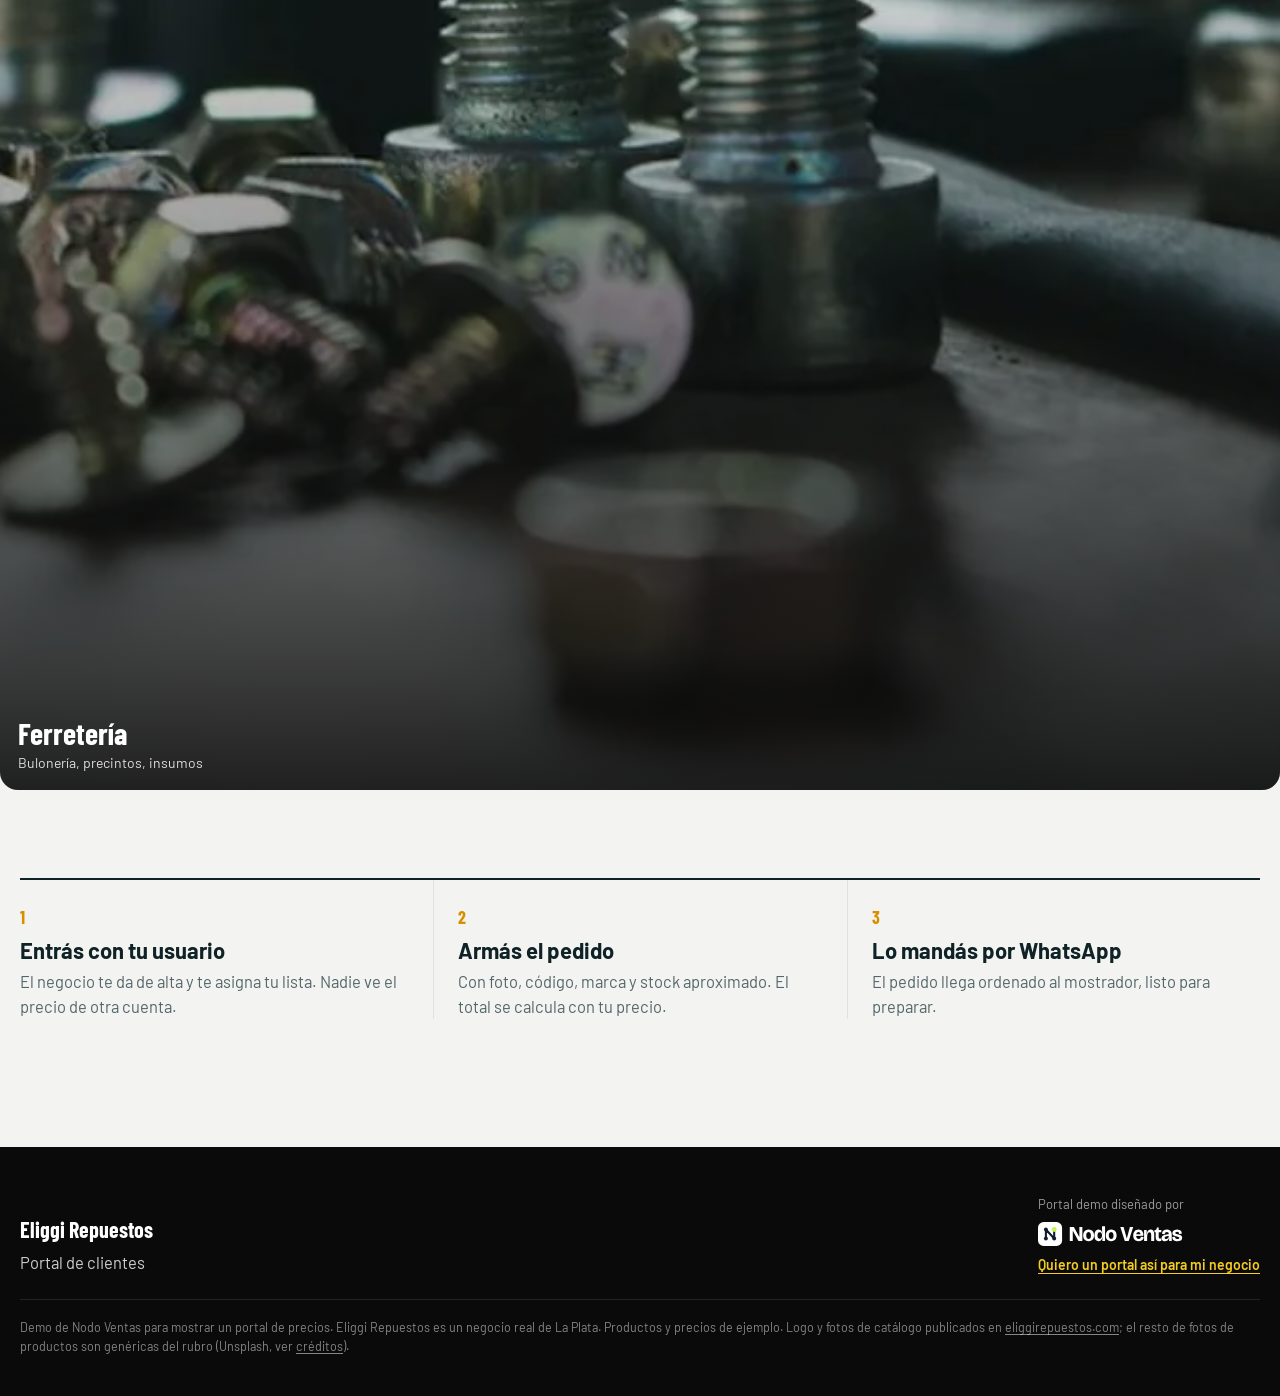
<file: admin.html>
<!DOCTYPE html>
<html lang="es-AR">
<head>
  <meta charset="utf-8">
  <meta name="viewport" content="width=device-width, initial-scale=1">
  <title>Panel del dueño · Eliggi Repuestos</title>
  <meta name="robots" content="noindex, nofollow">
  <link rel="icon" href="favicon.png" type="image/png">
  <link rel="icon" href="favicon.svg" type="image/svg+xml">
  <link rel="preconnect" href="https://fonts.googleapis.com">
  <link rel="preconnect" href="https://fonts.gstatic.com" crossorigin>
  <link href="https://fonts.googleapis.com/css2?family=Barlow+Condensed:wght@600;700&family=Barlow:wght@400;500;600;700&display=swap" rel="stylesheet">
  <link rel="stylesheet" href="css/app.css">
</head>
<body>
  <header class="app-head">
    <div class="wrap">
      <div class="row">
        <a class="brand wordmark" href="admin.html">
          <img class="brand-logo" src="img/brand/logo.png" alt="Eliggi Repuestos">
          <span><b>Panel del dueño</b><small id="who-name"></small></span>
        </a>
        <div class="who" style="margin-left:auto">
          <a class="btn btn-ghost btn-sm" href="catalogo.html">Ver catálogo</a>
          <button class="btn btn-ghost btn-sm" type="button" id="btn-salir">Salir</button>
        </div>
      </div>
    </div>
  </header>
  <main class="wrap">
    <div class="tabs" role="tablist">
      <button class="tab" type="button" data-tab="tab-clientes" aria-selected="true">Clientes</button>
      <button class="tab" type="button" data-tab="tab-listas" aria-selected="false">Recargos y descuentos</button>
      <button class="tab" type="button" data-tab="tab-import" aria-selected="false">Importar CSV</button>
    </div>

    <section class="panel active" id="tab-clientes">
      <h2>Clientes y listas</h2>
      <p class="meta" style="margin:8px 0 16px">Creá un cliente y asignale la lista que tiene que ver. Los tres usuarios de la demo ya están cargados.</p>
      <form id="form-cliente" class="form-grid">
        <div><label for="c-nombre">Nombre del cliente</label><input id="c-nombre" required placeholder="Taller El Cruce"></div>
        <div><label for="c-usuario">Usuario</label><input id="c-usuario" required placeholder="elcruce"></div>
        <div><label for="c-pass">Contraseña</label><input id="c-pass" placeholder="demo"></div>
        <div><label for="c-lista">Lista de precios</label>
          <select id="c-lista">
            <option value="mostrador">Mostrador (consumidor final)</option>
            <option value="taller">Taller / gremio</option>
            <option value="mayorista">Mayorista / revendedor</option>
          </select>
        </div>
        <div class="full"><button class="btn btn-primary" type="submit">Guardar cliente</button></div>
      </form>
      <p class="meta" id="c-msg"></p>
      <div class="table-wrap">
        <table class="data">
          <thead><tr><th>Usuario</th><th>Nombre</th><th>Rol</th><th>Lista</th></tr></thead>
          <tbody id="clientes-body"></tbody>
        </table>
      </div>
    </section>

    <section class="panel" id="tab-listas">
      <h2>Recargo o descuento por lista</h2>
      <p class="meta" style="margin:8px 0 16px">Se aplica sobre el precio de mostrador. Un número negativo es descuento (el taller y el mayorista de la demo entran con −18% y −32%).</p>
      <div class="rates">
        <div class="rate-card"><b>Mostrador</b><label for="r-mostrador">% sobre lista</label><input id="r-mostrador" type="number" step="1"></div>
        <div class="rate-card"><b>Taller</b><label for="r-taller">% sobre lista</label><input id="r-taller" type="number" step="1"></div>
        <div class="rate-card"><b>Mayorista</b><label for="r-mayorista">% sobre lista</label><input id="r-mayorista" type="number" step="1"></div>
      </div>
      <button class="btn btn-primary" type="button" id="btn-rates" style="margin:16px 0">Guardar porcentajes</button>
      <p class="meta" id="rates-msg"></p>
      <h3 style="margin:20px 0 10px">Vista previa de un recorte</h3>
      <div class="table-wrap">
        <table class="data">
          <thead><tr><th>Código</th><th>Producto</th><th>Mostrador</th><th>Taller</th><th>Mayorista</th></tr></thead>
          <tbody id="preview-body"></tbody>
        </table>
      </div>
    </section>

    <section class="panel" id="tab-import">
      <h2>Actualizar la lista desde un CSV</h2>
      <p class="meta" style="margin:8px 0 16px">Columnas: codigo, nombre, marca, rubro, precio_mostrador, stock, unidad. Si el código ya existe, se actualiza; si no, se agrega. Todo queda en este navegador.</p>
      <p style="margin-bottom:14px"><a class="btn btn-ghost btn-sm" href="data/lista-ejemplo.csv" download>Bajar CSV de ejemplo</a> <span class="hint" style="margin-left:8px">Demo: todo queda en este navegador.</span></p>
      <div class="drop" id="drop">
        <p>Arrastrá el archivo acá o elegilo</p>
        <input id="csv-file" type="file" accept=".csv,text/csv" style="margin:12px auto;display:block">
      </div>
      <p class="meta" id="import-msg" style="margin:12px 0"></p>
      <div class="table-wrap">
        <table class="data">
          <thead><tr><th>Código</th><th>Nombre</th><th>Marca</th><th>Mostrador</th><th>Stock</th></tr></thead>
          <tbody id="import-preview"></tbody>
        </table>
      </div>
      <div style="display:flex;gap:8px;flex-wrap:wrap;margin:16px 0 32px">
        <button class="btn btn-amber" type="button" id="btn-apply" disabled>Confirmar importación</button>
        <button class="btn btn-ghost" type="button" id="btn-reset">Volver a la lista original</button>
      </div>
    </section>
  </main>
  <script src="js/products.js"></script>
  <script src="js/core.js"></script>
  <script src="js/admin.js"></script>
</body>
</html>
</file>
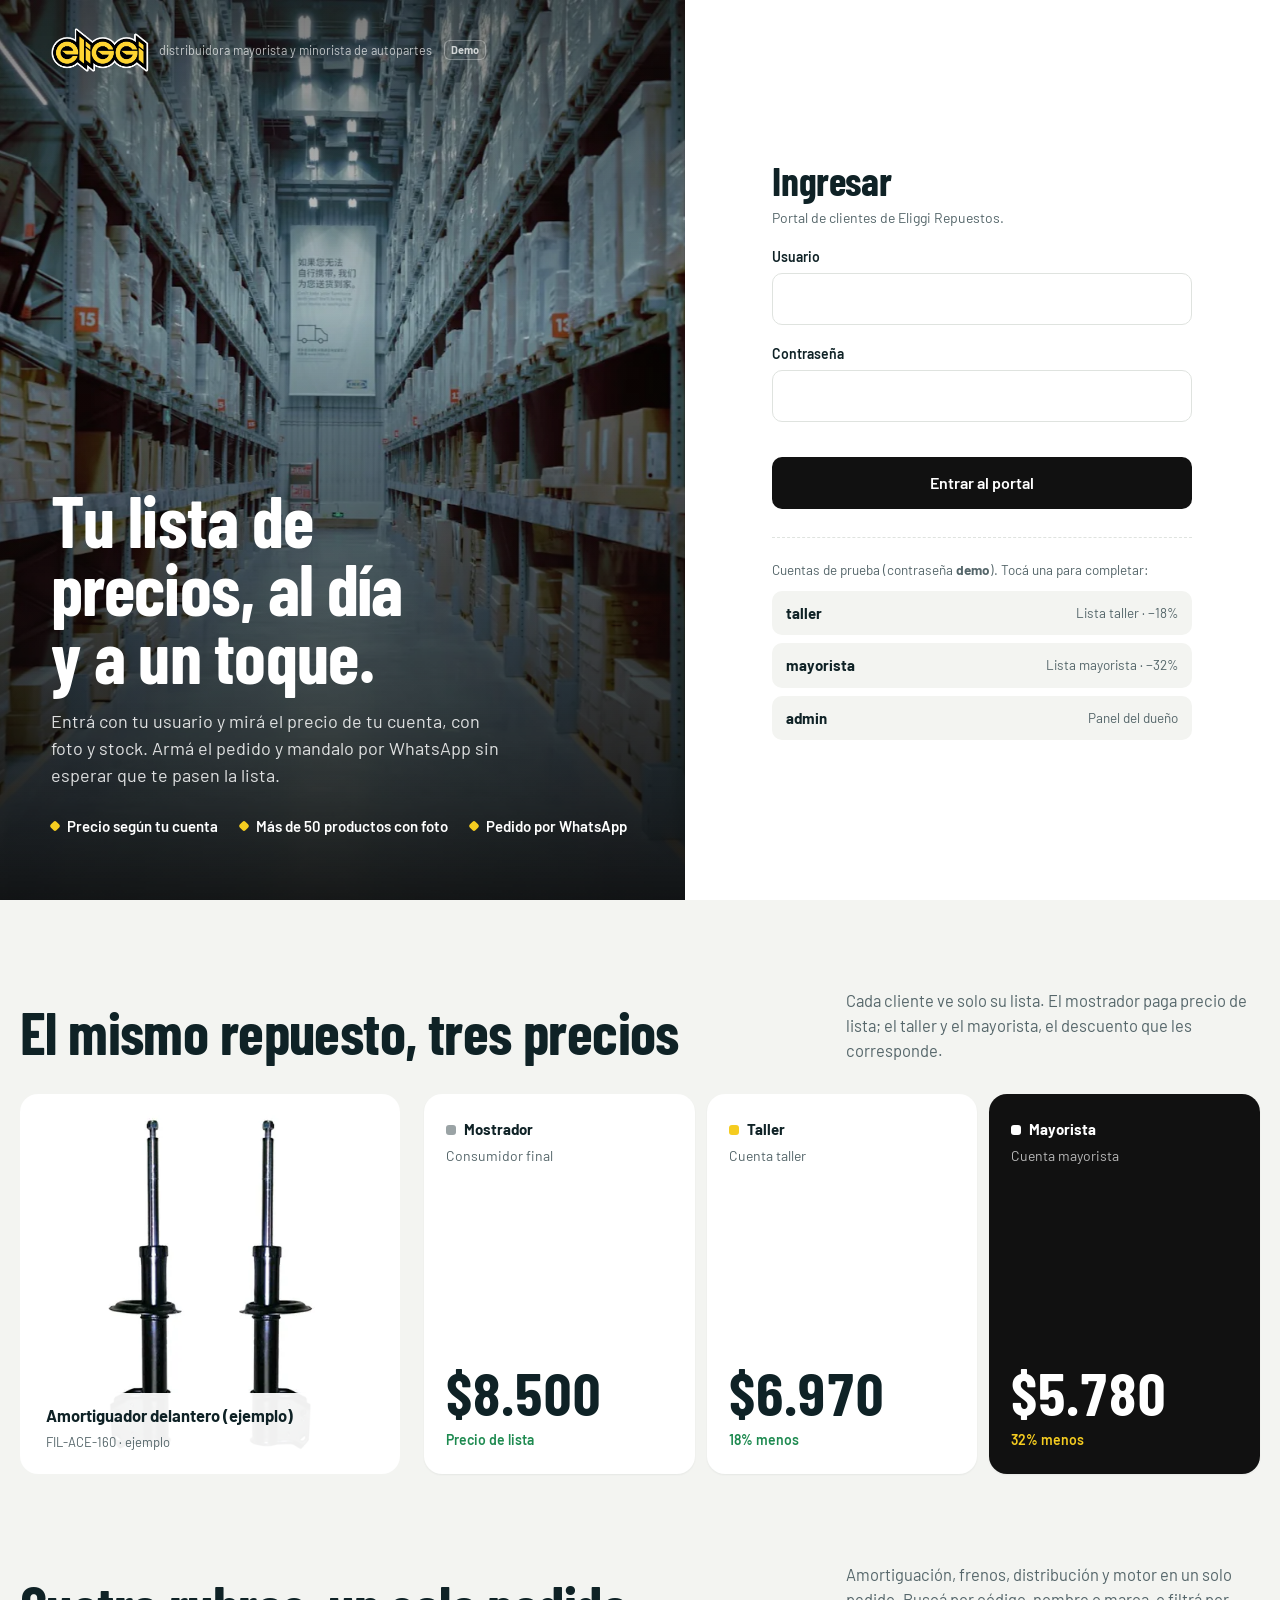
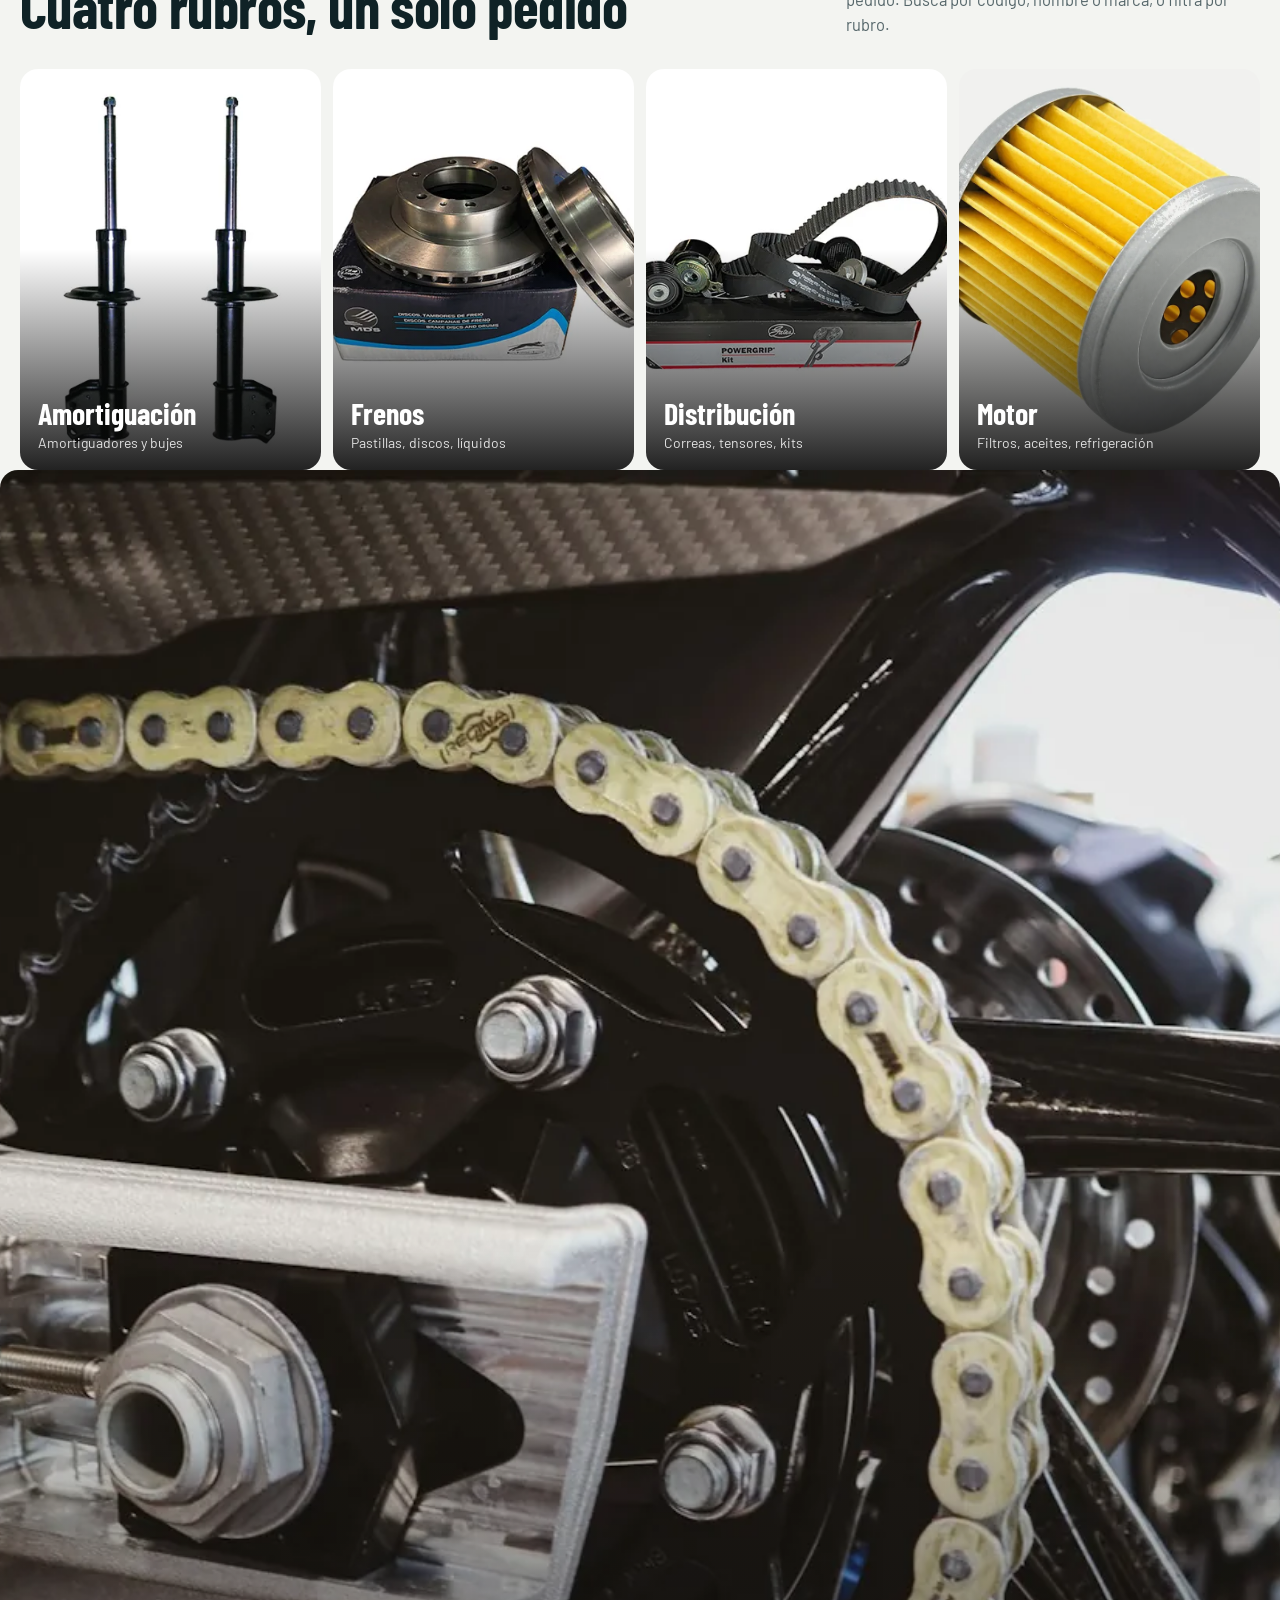
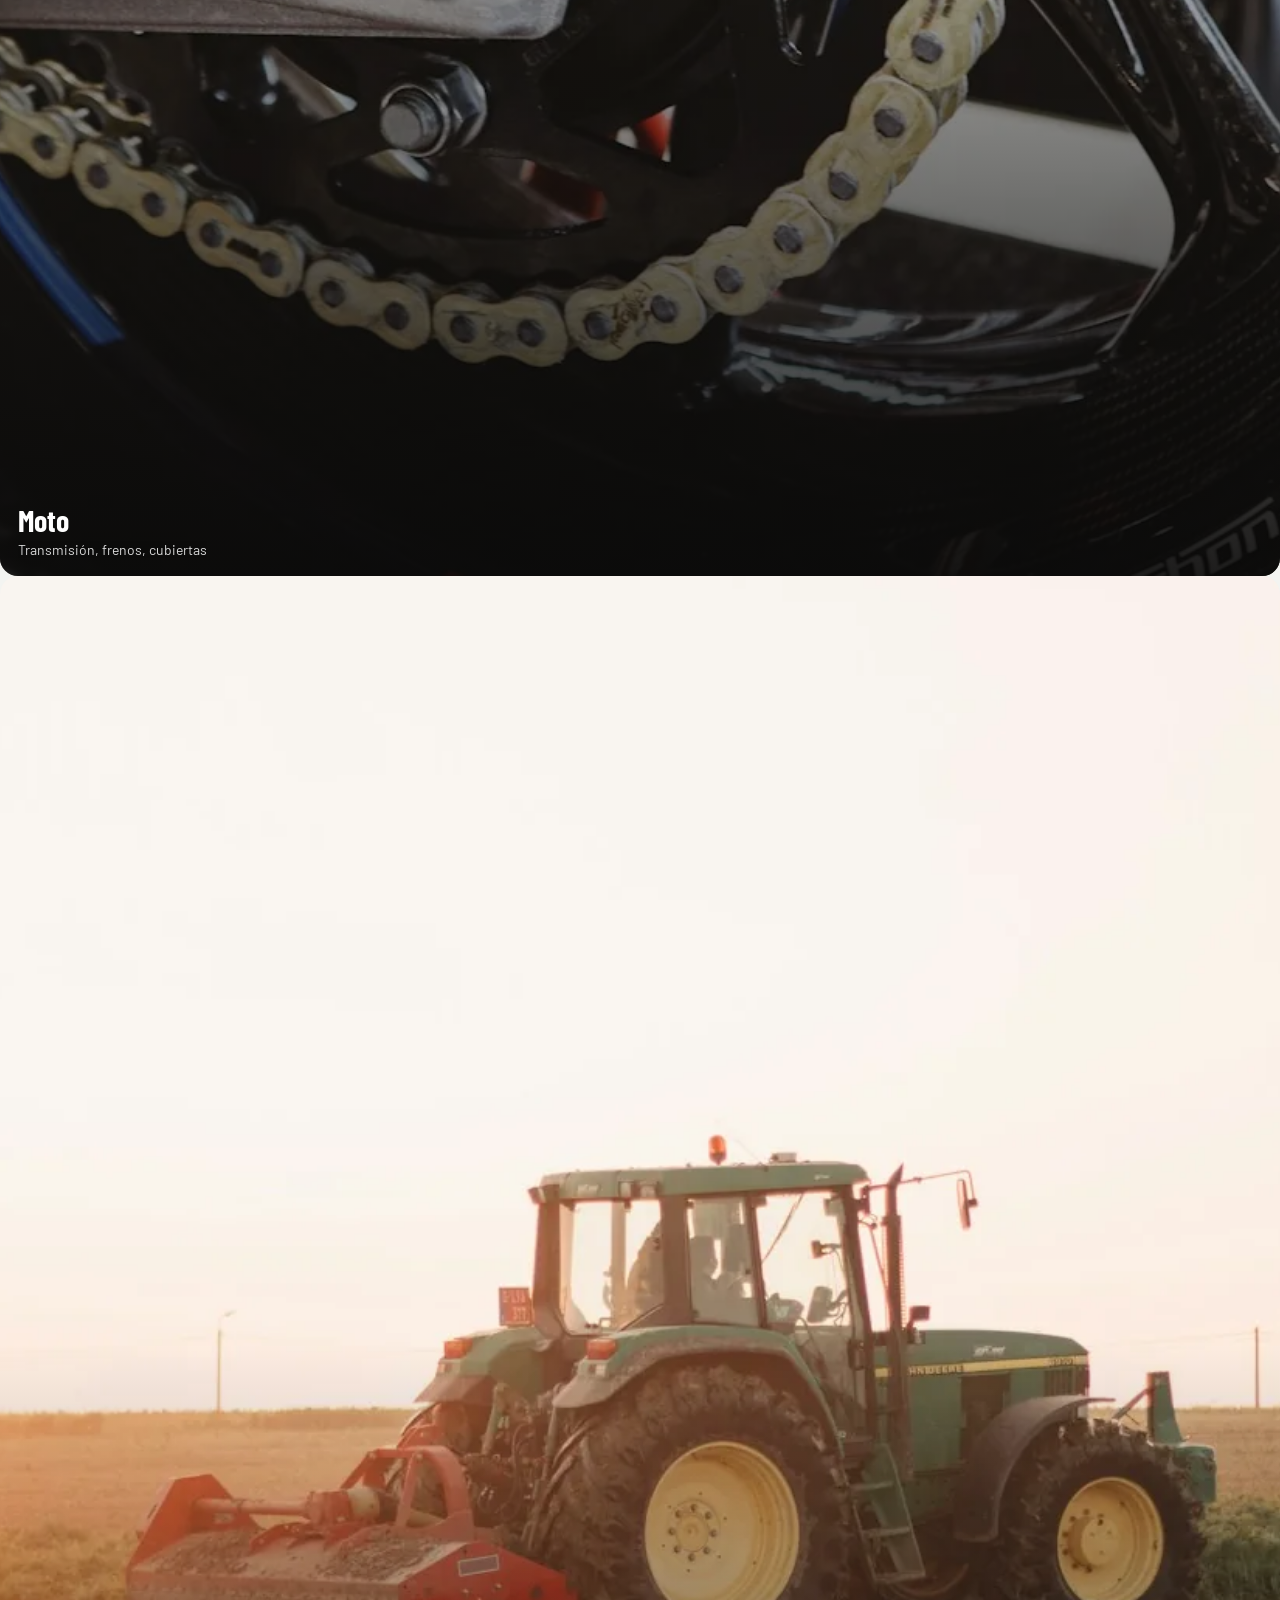
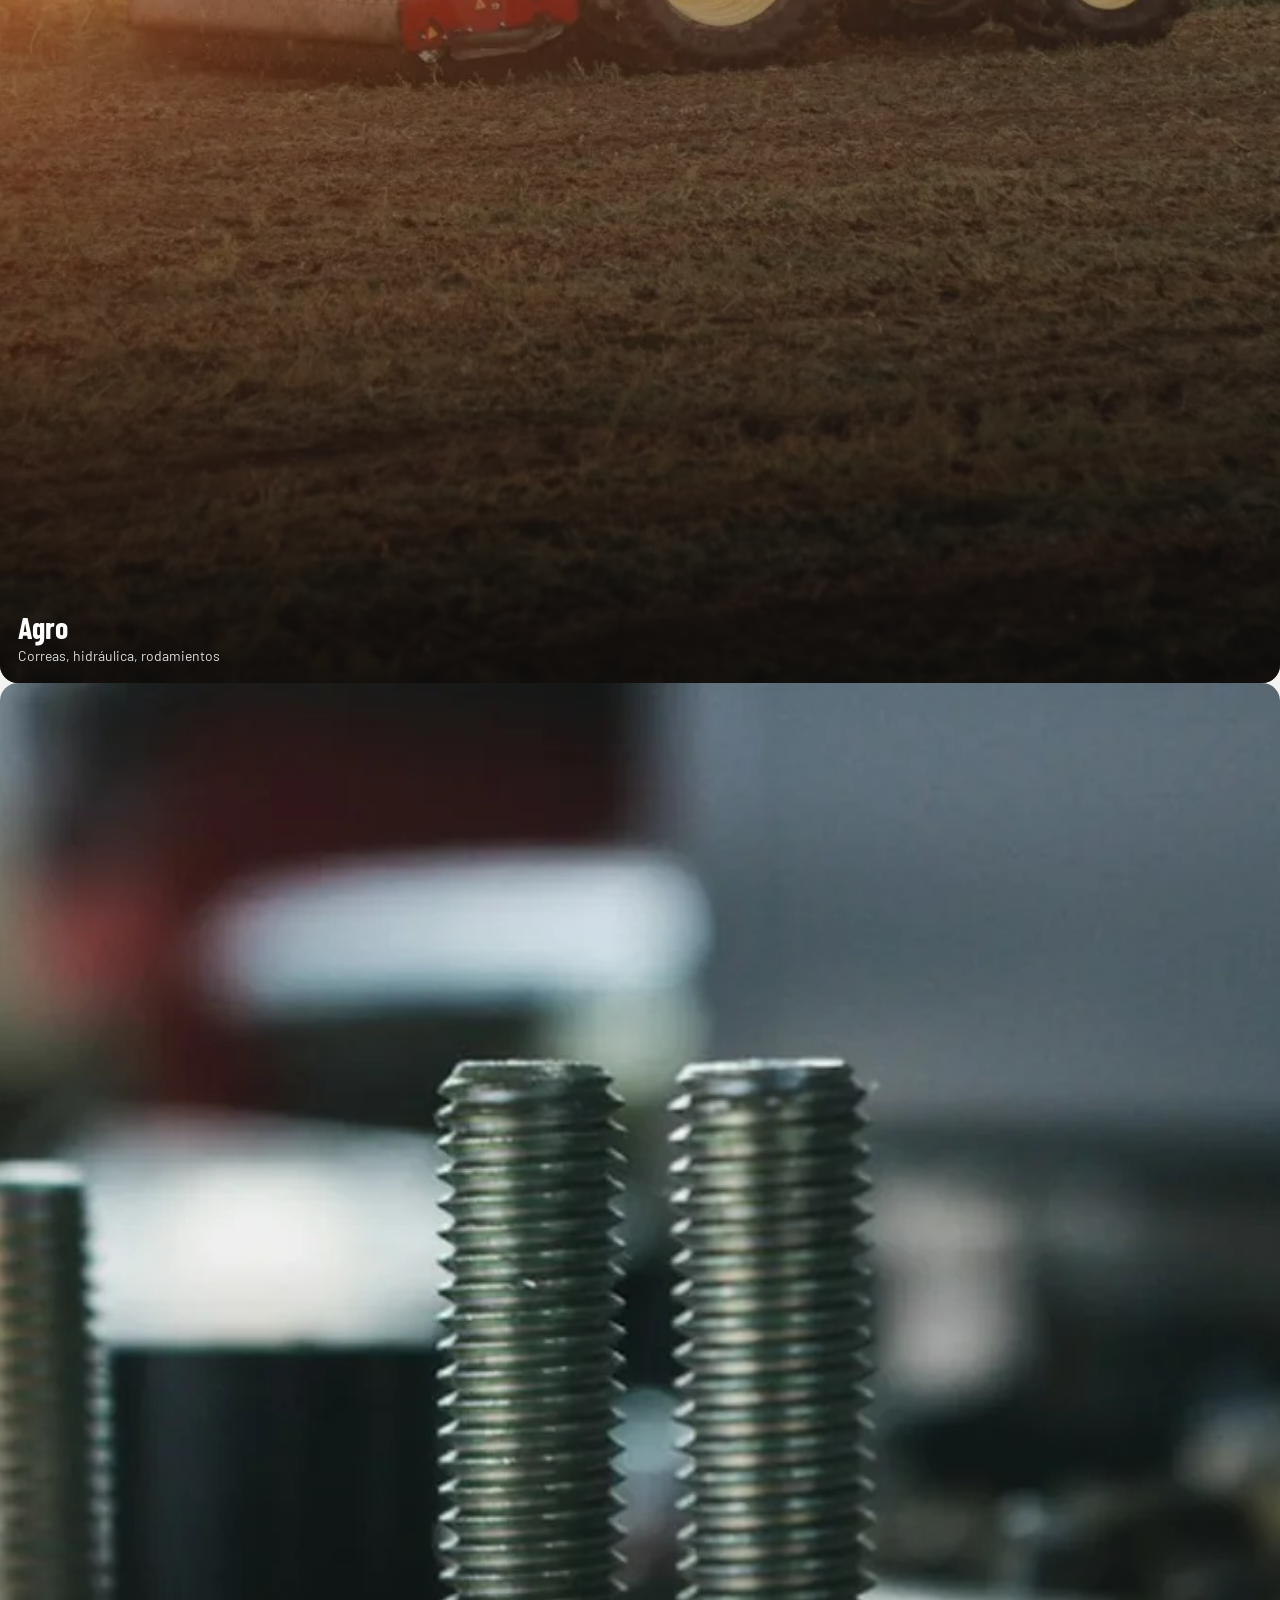
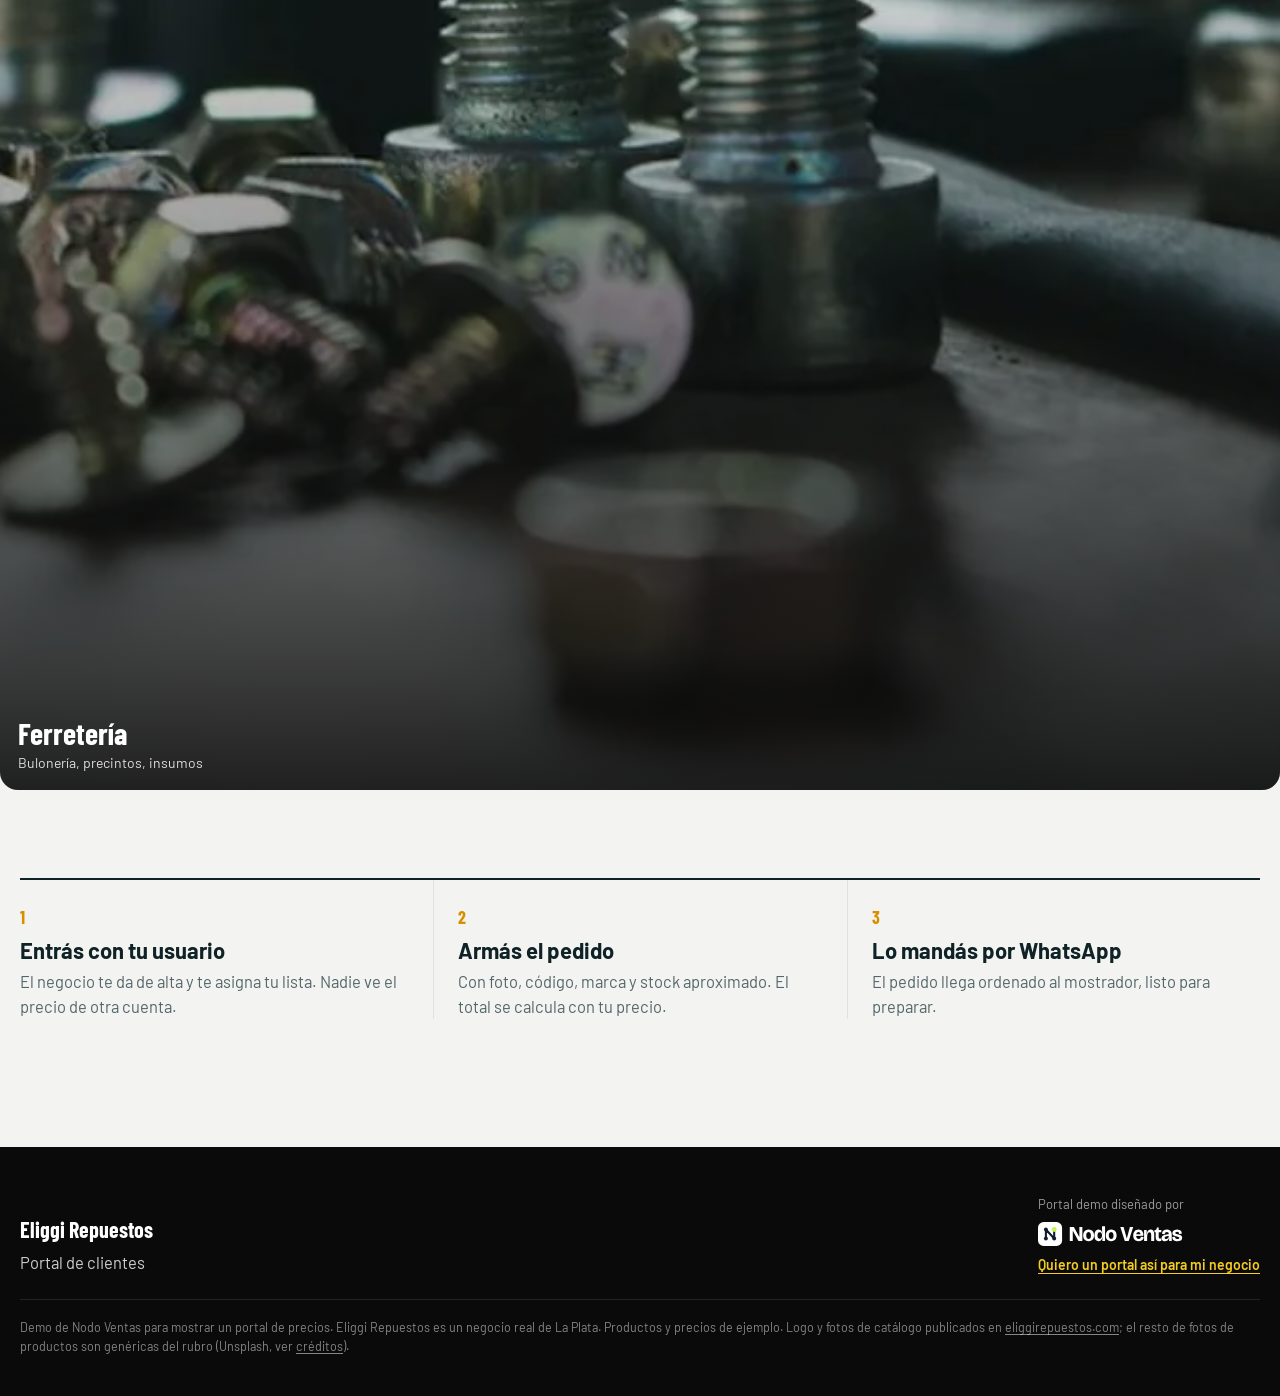
<file: catalogo.html>
<!DOCTYPE html>
<html lang="es-AR">
<head>
  <meta charset="utf-8">
  <meta name="viewport" content="width=device-width, initial-scale=1, viewport-fit=cover">
  <title>Catálogo · Eliggi Repuestos</title>
  <meta name="robots" content="noindex, nofollow">
  <meta name="theme-color" content="#FFFFFF">
  <link rel="icon" href="favicon.png" type="image/png">
  <link rel="icon" href="favicon.svg" type="image/svg+xml">
  <link rel="preconnect" href="https://fonts.googleapis.com">
  <link rel="preconnect" href="https://fonts.gstatic.com" crossorigin>
  <link href="https://fonts.googleapis.com/css2?family=Barlow+Condensed:wght@600;700&family=Barlow:wght@400;500;600;700&display=swap" rel="stylesheet">
  <link rel="stylesheet" href="css/app.css">
</head>
<body>
  <header class="app-head">
    <div class="wrap">
      <div class="row">
        <a class="brand wordmark" href="catalogo.html">
          <img class="brand-logo" src="img/brand/logo.png" alt="Eliggi Repuestos">
          <span><b>Eliggi Repuestos</b><small>Portal de clientes</small></span>
        </a>
        <div class="search">
          <svg viewBox="0 0 24 24" aria-hidden="true"><circle cx="11" cy="11" r="7" fill="none" stroke="currentColor" stroke-width="2"/><path d="M20 20l-3.5-3.5" stroke="currentColor" stroke-width="2" stroke-linecap="round"/></svg>
          <input id="q" type="search" placeholder="Buscar por código, nombre o marca" aria-label="Buscar productos">
        </div>
        <div class="who">
          <div class="who-card"><b id="who-name"></b><span class="badge-list" id="who-list">Lista</span></div>
          <a class="btn btn-ghost btn-sm" id="admin-link" hidden href="admin.html">Panel</a>
          <button class="btn btn-ghost btn-sm hide-sm" type="button" id="btn-salir">Salir</button>
          <button class="btn btn-primary btn-sm cart-btn" type="button" id="btn-cart" aria-label="Ver pedido">Pedido <span class="cart-count" id="cart-count" hidden>0</span></button>
        </div>
      </div>
      <div class="filters" id="filters">
        <div id="rubros" style="display:flex;gap:8px"></div>
        <select id="filtro-marca" aria-label="Marca"></select>
        <span class="meta" id="count"></span>
      </div>
    </div>
  </header>

  <main class="wrap">
    <div class="grid" id="grid" aria-live="polite"></div>
    <p class="hint" style="padding-bottom:40px">Demo de Nodo Ventas (productos y precios de ejemplo). Sitio de <a href="oferta/">Nodo Ventas</a>. <button class="btn-link" type="button" id="btn-salir-2" style="border:0;background:none;padding:0;text-decoration:underline;color:inherit">Salir</button></p>
  </main>

  <div class="drawer-bg" id="drawer" hidden>
    <aside class="drawer" role="dialog" aria-modal="true" aria-labelledby="cart-title">
      <div class="drawer-head">
        <div><h2 id="cart-title">Tu pedido</h2><p id="cart-sub">Con los precios de tu lista</p></div>
        <button class="x" type="button" data-close aria-label="Cerrar">×</button>
      </div>
      <div id="cart-items"></div>
      <div class="drawer-foot">
        <div class="cart-total"><span>Total</span><b id="cart-total">$0</b></div>
        <button class="btn btn-wa" type="button" id="btn-wa">
          <svg viewBox="0 0 32 32" aria-hidden="true"><path fill="currentColor" d="M16 3C9 3 3.3 8.6 3.3 15.6c0 2.4.7 4.7 1.9 6.7L3 29l6.9-2.1c1.9 1 4 1.6 6.1 1.6 7 0 12.7-5.6 12.7-12.6S23 3 16 3zm0 23.2c-1.9 0-3.8-.5-5.4-1.5l-.4-.2-4.1 1.2 1.2-4-.3-.4a10.4 10.4 0 0 1-1.6-5.6C5.4 9.9 10.1 5.3 16 5.3s10.6 4.6 10.6 10.3S21.9 26.2 16 26.2zm5.8-7.7c-.3-.2-1.9-.9-2.2-1-.3-.1-.5-.2-.7.2-.2.3-.8 1-1 1.2-.2.2-.4.2-.7.1-.3-.2-1.3-.5-2.5-1.6-.9-.8-1.6-1.8-1.7-2.1-.2-.3 0-.5.1-.6l.5-.6c.2-.2.2-.3.3-.6.1-.2 0-.4 0-.6l-1-2.4c-.3-.6-.5-.5-.7-.5h-.6c-.2 0-.6.1-.9.4-.3.3-1.2 1.1-1.2 2.7s1.2 3.2 1.4 3.4c.2.2 2.4 3.6 5.8 5 2.9 1.1 3.4.9 4 .8.6-.1 1.9-.8 2.2-1.5.3-.8.3-1.4.2-1.5-.1-.2-.3-.3-.6-.4z"/></svg>
          Enviar pedido por WhatsApp
        </button>
        <button class="btn btn-mail" type="button" id="btn-mail">Enviar por mail</button>
      </div>
    </aside>
  </div>

  <div class="wa-screen" id="wa-screen" hidden>
    <div class="wa-stage">
      <div class="wa-phone">
        <div class="wa-app">
          <div class="wa-top">
            <span class="back" aria-hidden="true">‹</span>
            <span class="ava"><svg viewBox="0 0 64 64" aria-hidden="true"><rect width="64" height="64" fill="#0E3B43"/><path d="M32 13l16.5 9.5v19L32 51 15.5 41.5v-19z" fill="#F2A516"/><circle cx="32" cy="32" r="7.5" fill="#0E3B43"/></svg></span>
            <span><b>Eliggi Repuestos</b><small id="wa-status">en línea</small></span>
            <span class="icons" aria-hidden="true"><svg viewBox="0 0 24 24"><path fill="currentColor" d="M17 10.5V7a1 1 0 0 0-1-1H4a1 1 0 0 0-1 1v10a1 1 0 0 0 1 1h12a1 1 0 0 0 1-1v-3.5l4 4v-11l-4 4z"/></svg><svg viewBox="0 0 24 24"><path fill="currentColor" d="M6.6 10.8a15.1 15.1 0 0 0 6.6 6.6l2.2-2.2a1 1 0 0 1 1-.2c1.1.4 2.3.6 3.6.6a1 1 0 0 1 1 1V20a1 1 0 0 1-1 1C10.6 21 3 13.4 3 4a1 1 0 0 1 1-1h3.5a1 1 0 0 1 1 1c0 1.3.2 2.5.6 3.6a1 1 0 0 1-.2 1l-2.3 2.2z"/></svg></span>
          </div>
          <div class="wa-msgs" id="wa-msgs"></div>
          <div class="wa-input"><span>Mensaje</span><i><svg viewBox="0 0 24 24" aria-hidden="true"><path fill="currentColor" d="M12 15a3 3 0 0 0 3-3V6a3 3 0 1 0-6 0v6a3 3 0 0 0 3 3zm5-3a5 5 0 0 1-10 0H5a7 7 0 0 0 6 6.9V21h2v-2.1A7 7 0 0 0 19 12h-2z"/></svg></i></div>
        </div>
      </div>
      <div class="wa-side">
        <h2>Pedido enviado</h2>
        <p>El mostrador recibe el pedido ordenado, con código, cantidad y el precio de tu lista.</p>
        <a class="btn btn-wa" id="wa-open" href="#" target="_blank" rel="noopener">Abrir en WhatsApp</a>
        <button class="btn btn-ghost" type="button" id="wa-done">Volver al catálogo</button>
        <p class="fine">Demo: “Abrir en WhatsApp” usa un número de prueba (+54 9 11 0000-0000), no el de un negocio real.</p>
      </div>
    </div>
  </div>

  <div class="modal" id="modal" hidden>
    <div class="sheet" role="dialog" aria-modal="true" aria-labelledby="modal-title">
      <h2 id="modal-title">Pedido por mail</h2>
      <p class="hint" id="modal-intro" style="margin:8px 0 12px">Así le llega el mail al negocio. En la demo no se envía.</p>
      <pre class="preview" id="modal-preview"></pre>
      <button class="btn btn-primary" type="button" data-close style="margin-top:14px;width:100%">Listo</button>
    </div>
  </div>

  <div class="toast" id="toast" role="status"></div>
  <script src="js/products.js"></script>
  <script src="js/core.js"></script>
  <script src="js/catalog.js"></script>
</body>
</html>
</file>
<file: css/app.css>
:root {
  --petrol: #111111;
  --petrol-2: #2A2A2A;
  --petrol-ink: #0A0A0A;
  --amber: #F5CC20;
  --amber-ink: #D98E00;
  --paper: #F3F4F1;
  --white: #FFFFFF;
  --ink: #0F2226;
  --soft: #55666A;
  --line: #DFE3DF;
  --ok: #1E8A50;
  --low: #B45309;
  --out: #9AA3A5;
  --wa: #25D366;
  --wa-dark: #008069;
  --font: "Barlow", "Helvetica Neue", Arial, sans-serif;
  --display: "Barlow Condensed", "Barlow", "Arial Narrow", sans-serif;
  --max: 1240px;
  --ease: cubic-bezier(.16, 1, .3, 1);
}
*, *::before, *::after { box-sizing: border-box; }
html { -webkit-text-size-adjust: 100%; scroll-behavior: smooth; }
@media (prefers-reduced-motion: reduce) { html { scroll-behavior: auto; } *, *::before, *::after { animation: none !important; transition: none !important; } }
body { margin: 0; background: var(--paper); color: var(--ink); font-family: var(--font); font-size: 16.5px; line-height: 1.5; -webkit-font-smoothing: antialiased; }
::selection { background: var(--amber); color: var(--petrol-ink); }
img { max-width: 100%; display: block; }
a { color: inherit; text-underline-offset: .18em; }
button, input, select { font: inherit; color: inherit; }
button { cursor: pointer; }
:focus-visible { outline: 3px solid var(--amber); outline-offset: 2px; border-radius: 6px; }
h1, h2, h3 { margin: 0; line-height: 1.02; text-wrap: balance; }
h1, h2 { font-family: var(--display); font-weight: 700; letter-spacing: -0.01em; }
p { margin: 0; }
.wrap { width: min(var(--max), calc(100% - 32px)); margin-inline: auto; }
.mono, .sku { font-variant-numeric: tabular-nums; }
.skip { position: absolute; left: 12px; top: -48px; z-index: 100; background: var(--amber); padding: 8px 12px; border-radius: 8px; }
.skip:focus { top: 12px; }
[hidden] { display: none !important; }

/* brand */
.brand { display: inline-flex; align-items: center; gap: 10px; text-decoration: none; min-width: 0; }
.brand .mark { width: 38px; height: 38px; flex: 0 0 38px; }
.brand b { display: block; font-family: var(--display); font-size: 21px; font-weight: 700; letter-spacing: .005em; line-height: 1; white-space: nowrap; }
.brand small { display: block; font-size: 12.5px; color: var(--soft); white-space: nowrap; }
.on-dark .brand small { color: rgba(255,255,255,.7); }
.demo-tag { font-size: 11px; font-weight: 700; padding: 2px 7px; border-radius: 6px; text-decoration: none; color: var(--soft); box-shadow: inset 0 0 0 1px var(--line); }
.on-dark .demo-tag { color: rgba(255,255,255,.75); box-shadow: inset 0 0 0 1px rgba(255,255,255,.3); }

/* buttons */
.btn { display: inline-flex; align-items: center; justify-content: center; gap: 8px; min-height: 48px; padding: 0 20px; border-radius: 10px; border: 0; font-weight: 600; font-size: 16px; text-decoration: none; transition: background .2s, transform .15s var(--ease), box-shadow .2s; white-space: nowrap; }
.btn:active { transform: scale(.98); }
.btn-sm { min-height: 40px; padding: 0 14px; font-size: 15px; }
.btn-primary { background: var(--petrol); color: #fff; }
.btn-primary:hover { background: var(--petrol-2); }
.btn-amber { background: var(--amber); color: var(--petrol-ink); }
.btn-amber:hover { background: var(--amber-ink); }
.btn-ghost { background: transparent; color: var(--ink); box-shadow: inset 0 0 0 1.5px var(--line); }
.btn-ghost:hover { box-shadow: inset 0 0 0 1.5px var(--ink); }
.btn-wa { background: var(--wa); color: #fff; }
.btn-wa:hover { background: #1EBE5B; }
.btn-mail { background: #fff; color: var(--ink); box-shadow: inset 0 0 0 1.5px var(--line); }
.btn[disabled] { opacity: .45; cursor: not-allowed; }
.btn svg { width: 20px; height: 20px; }

/* ===== login / landing ===== */
.landing { display: grid; grid-template-columns: 1.15fr 1fr; min-height: 100svh; }
.landing-photo { position: relative; color: #fff; display: flex; flex-direction: column; justify-content: space-between; padding: 28px clamp(20px, 4vw, 56px) 48px; overflow: hidden; background: var(--petrol-ink); }
.landing-photo > img { position: absolute; inset: 0; width: 100%; height: 100%; object-fit: cover; animation: settle 1.6s var(--ease) both; }
.landing-photo::before { content: ""; position: absolute; inset: 0; z-index: 1; background: linear-gradient(180deg, rgba(10,10,10,0.55) 0%, rgba(10,10,10,0.15) 35%, rgba(10,10,10,0.92) 100%); }
.landing-photo > *:not(img) { position: relative; z-index: 2; }
.landing-top { display: flex; align-items: center; gap: 12px; }
.landing-copy h1 { font-size: clamp(44px, 5.6vw, 84px); line-height: .95; text-transform: none; max-width: 13ch; }
.landing-copy p { margin-top: 18px; max-width: 46ch; color: rgba(255,255,255,.85); font-size: 18px; }
.landing-facts { display: flex; flex-wrap: wrap; gap: 10px 22px; margin-top: 26px; padding: 0; list-style: none; font-weight: 600; font-size: 15px; }
.landing-facts li { display: flex; align-items: center; gap: 8px; }
.landing-facts li::before { content: ""; width: 8px; height: 8px; border-radius: 2px; background: var(--amber); transform: rotate(45deg); }
.landing-photo .hero-video { width: min(100%, 320px); aspect-ratio: 9 / 16; margin: 22px 0 8px; border-radius: 22px; overflow: hidden; background: #000; box-shadow: 0 28px 60px -18px rgba(0,0,0,.65), 0 0 0 1px rgba(255,255,255,.12); }
.landing-photo .hero-video video { width: 100%; height: 100%; display: block; object-fit: contain; background: #000; }
@keyframes settle { from { transform: scale(1.06); } }
.landing-form { display: flex; flex-direction: column; justify-content: center; padding: 40px clamp(20px, 5vw, 72px); background: var(--white); }
.login-card { width: min(420px, 100%); margin-inline: auto; }
.login-card h2 { font-size: 40px; }
.login-card .hint { color: var(--soft); margin-top: 6px; }
.login-card label { display: block; font-weight: 600; font-size: 14px; margin: 18px 0 6px; }
.field { width: 100%; height: 52px; border-radius: 10px; border: 1.5px solid var(--line); padding: 0 14px; font-size: 16px; background: #fff; transition: border-color .2s, box-shadow .2s; }
.field:focus { outline: none; border-color: var(--petrol); box-shadow: 0 0 0 4px rgba(17,17,17,0.12); }
.err { color: #B42318; font-size: 14px; min-height: 1.4em; margin-top: 10px; }
.login-card .btn-primary { width: 100%; margin-top: 6px; height: 52px; }
.demo-users { margin-top: 28px; padding-top: 22px; border-top: 1px dashed var(--line); }
.demo-users p { font-size: 13.5px; color: var(--soft); margin-bottom: 10px; }
.chips { display: grid; gap: 8px; }
.chip { display: flex; justify-content: space-between; align-items: center; gap: 10px; width: 100%; padding: 11px 14px; border-radius: 10px; border: 0; background: var(--paper); text-align: left; transition: background .2s; }
.chip:hover { background: #E8EAE5; }
.chip b { font-size: 15px; } .chip span { font-size: 13.5px; color: var(--soft); }
@media (max-width: 900px) {
  .landing { grid-template-columns: 1fr; }
  .landing-photo { min-height: 0; }
  .landing-photo .hero-video { width: min(100%, calc(68svh * 9 / 16), 380px); margin: 20px auto 16px; }
}

.band { padding: 88px 0; }
.band-head { display: flex; flex-wrap: wrap; justify-content: space-between; align-items: end; gap: 16px 48px; margin-bottom: 32px; }
.band-head h2 { font-size: clamp(36px, 4.6vw, 60px); }
.band-head p { max-width: 46ch; color: var(--soft); }
.compare { display: grid; grid-template-columns: minmax(260px, 380px) 1fr; gap: 24px; align-items: stretch; }
.compare-photo { position: relative; border-radius: 18px; overflow: hidden; background: #fff; }
.compare-photo img { width: 100%; height: 100%; object-fit: cover; aspect-ratio: 1; }
.compare-photo figcaption { position: absolute; left: 12px; right: 12px; bottom: 12px; background: rgba(255,255,255,.94); border-radius: 12px; padding: 10px 14px; }
.compare-photo figcaption b { display: block; } .compare-photo figcaption span { font-size: 13px; color: var(--soft); }
.tiers { display: grid; grid-template-columns: repeat(3, 1fr); gap: 12px; }
.tier { background: #fff; border-radius: 18px; padding: 24px 22px; display: flex; flex-direction: column; justify-content: space-between; gap: 32px; box-shadow: 0 1px 2px rgba(15,34,38,.06); }
.tier .tier-name { font-weight: 700; font-size: 15px; display: flex; align-items: center; gap: 8px; }
.tier .tier-name i { width: 10px; height: 10px; border-radius: 3px; }
.tier .who { font-size: 14px; color: var(--soft); margin-top: 4px; }
.tier .amt { font-family: var(--display); font-size: clamp(40px, 4.6vw, 64px); font-weight: 700; line-height: 1; font-variant-numeric: tabular-nums; }
.tier .off { font-size: 14px; font-weight: 600; color: var(--ok); margin-top: 6px; }
.tier.t-c i { background: var(--out); } .tier.t-t i { background: var(--amber); } .tier.t-m i { background: var(--petrol); }
.tier.t-m { background: var(--petrol); color: #fff; } .tier.t-m .who { color: rgba(255,255,255,.7); } .tier.t-m .off { color: var(--amber); } .tier.t-m i { background: #fff; }
@media (max-width: 860px) { .compare { grid-template-columns: 1fr; } .tiers { grid-template-columns: 1fr; } .tier { flex-direction: row; align-items: center; gap: 16px; } .tier .amt { font-size: 40px; text-align: right; } }

.rubros { display: grid; grid-template-columns: repeat(4, 1fr); gap: 12px; }
.rubro { position: relative; aspect-ratio: 3 / 4; border-radius: 18px; overflow: hidden; color: #fff; isolation: isolate; }
.rubro img { position: absolute; inset: 0; width: 100%; height: 100%; object-fit: cover; z-index: -1; transition: transform .8s var(--ease); }
.rubro::after { content: ""; position: absolute; inset: 0; z-index: -1; background: linear-gradient(180deg, transparent 45%, rgba(10,10,10,0.9)); }
.rubro:hover img { transform: scale(1.05); }
.rubro div { position: absolute; left: 18px; right: 18px; bottom: 16px; }
.rubro h3 { font-family: var(--display); font-size: 30px; font-weight: 700; }
.rubro span { font-size: 14px; opacity: .85; }
@media (max-width: 860px) { .rubros { grid-template-columns: repeat(2, 1fr); } }

.how { display: grid; grid-template-columns: repeat(3, 1fr); border-top: 2px solid var(--ink); }
.how article { padding: 24px 24px 0 0; }
.how article + article { padding-left: 24px; border-left: 1px solid var(--line); }
.how b { font-family: var(--display); font-size: 18px; color: var(--amber-ink); }
.how h3 { font-size: 22px; margin-top: 8px; }
.how p { color: var(--soft); margin-top: 8px; }
@media (max-width: 860px) { .how { grid-template-columns: 1fr; } .how article + article { padding-left: 0; border-left: 0; border-top: 1px solid var(--line); margin-top: 20px; } }

.site-foot { background: var(--petrol-ink); color: rgba(255,255,255,.8); padding: 48px 0 40px; margin-top: 40px; }
.site-foot .wrap { display: flex; flex-wrap: wrap; justify-content: space-between; gap: 24px; align-items: flex-end; }
.made-by { display: grid; gap: 8px; justify-items: start; font-size: 13px; color: rgba(255,255,255,.6); }
.made-by img { height: 24px; width: auto; }
.made-by a.link { color: var(--amber); font-weight: 600; font-size: 14px; }
.legal { width: 100%; font-size: 12.5px; color: rgba(255,255,255,.5); border-top: 1px solid rgba(255,255,255,.1); padding-top: 18px; }

/* ===== app (catalog/admin) ===== */
.app-head { position: sticky; top: 0; z-index: 30; background: rgba(255,255,255,.94); backdrop-filter: saturate(1.4) blur(12px); border-bottom: 1px solid var(--line); }
.app-head .row { display: flex; align-items: center; gap: 16px; min-height: 68px; }
.search { flex: 1; position: relative; max-width: 560px; }
.search input { width: 100%; height: 46px; border-radius: 10px; border: 1.5px solid var(--line); background: var(--paper); padding: 0 14px 0 42px; font-size: 16px; }
.search input:focus { outline: none; border-color: var(--petrol); background: #fff; }
.search svg { position: absolute; left: 13px; top: 13px; width: 20px; height: 20px; color: var(--soft); }
.who { display: flex; align-items: center; gap: 8px; margin-left: auto; }
.who-card { display: flex; flex-direction: column; align-items: flex-end; line-height: 1.15; }
.who-card b { font-size: 14.5px; } 
.badge-list { font-size: 12.5px; font-weight: 700; padding: 3px 8px; border-radius: 6px; background: #FFF3D6; color: #8A5300; }
.badge-list.l-mayorista { background: var(--petrol); color: #fff; }
.cart-btn { position: relative; }
.cart-count { min-width: 22px; height: 22px; padding: 0 6px; border-radius: 11px; background: var(--amber); color: var(--petrol-ink); font-size: 13px; font-weight: 700; display: inline-grid; place-items: center; }
.cart-count.bump { animation: bump .4s var(--ease); }
@keyframes bump { 40% { transform: scale(1.35); } }
.filters { display: flex; align-items: center; gap: 8px; padding: 10px 0 12px; overflow-x: auto; scrollbar-width: none; }
.filters::-webkit-scrollbar { display: none; }
.rubro-chip { flex: 0 0 auto; height: 38px; padding: 0 14px; border-radius: 999px; border: 0; background: var(--paper); font-weight: 600; font-size: 14.5px; color: var(--ink); }
.rubro-chip[aria-pressed="true"] { background: var(--petrol); color: #fff; }
.filters select { height: 38px; border-radius: 999px; border: 1.5px solid var(--line); background: #fff; padding: 0 12px; font-size: 14.5px; }
.filters .meta { margin-left: auto; white-space: nowrap; color: var(--soft); font-size: 14px; }
@media (max-width: 760px) {
  .app-head .row { flex-wrap: wrap; gap: 10px; padding: 10px 0 0; }
  .search { order: 3; flex-basis: 100%; max-width: none; }
  .who-card b, .hide-sm { display: none; }
  .brand small { display: none; }
}

.grid { display: grid; grid-template-columns: repeat(auto-fill, minmax(232px, 1fr)); gap: 14px; padding: 22px 0 64px; }
.card { background: #fff; border-radius: 16px; overflow: hidden; display: flex; flex-direction: column; box-shadow: 0 1px 2px rgba(15,34,38,.06); transition: box-shadow .25s var(--ease), transform .25s var(--ease); }
.card:hover { box-shadow: 0 18px 36px -18px rgba(15,34,38,.35); transform: translateY(-2px); }
.card .pic { position: relative; aspect-ratio: 4 / 3; background: #E9ECE8; overflow: hidden; }
.card .pic img { width: 100%; height: 100%; object-fit: cover; }
.card .pic .off { position: absolute; left: 10px; top: 10px; font-size: 12.5px; font-weight: 700; padding: 3px 8px; border-radius: 6px; background: var(--amber); color: var(--petrol-ink); }
.card .body { padding: 14px 14px 14px; display: flex; flex-direction: column; flex: 1; }
.card .sku { font-size: 12.5px; font-weight: 600; color: var(--soft); letter-spacing: .02em; }
.card h3 { font-size: 16.5px; font-weight: 600; line-height: 1.25; margin-top: 3px; }
.card .meta { font-size: 13.5px; color: var(--soft); margin-top: 3px; }
.price-row { display: flex; align-items: baseline; gap: 8px; margin-top: 12px; flex-wrap: wrap; }
.card .price { font-family: var(--display); font-size: 30px; font-weight: 700; line-height: 1; font-variant-numeric: tabular-nums; }
.card .was { font-size: 13.5px; color: var(--soft); text-decoration: line-through; }
.stock { display: inline-flex; align-items: center; gap: 6px; font-size: 13px; font-weight: 600; margin-top: 8px; }
.stock::before { content: ""; width: 7px; height: 7px; border-radius: 50%; background: currentColor; }
.stock.ok { color: var(--ok); } .stock.low { color: var(--low); } .stock.out { color: var(--out); }
.qtyrow { display: flex; gap: 8px; margin-top: auto; padding-top: 14px; }
.stepper { display: flex; align-items: center; border-radius: 10px; box-shadow: inset 0 0 0 1.5px var(--line); }
.stepper button { width: 34px; height: 40px; border: 0; background: transparent; font-size: 18px; font-weight: 600; }
.stepper input { width: 34px; height: 40px; border: 0; text-align: center; font-weight: 600; background: transparent; -moz-appearance: textfield; }
.stepper input::-webkit-inner-spin-button { -webkit-appearance: none; }
.qtyrow .btn { flex: 1; min-height: 40px; }
.empty { grid-column: 1 / -1; padding: 48px; text-align: center; color: var(--soft); background: #fff; border-radius: 16px; }

.toast { position: fixed; left: 50%; bottom: 22px; z-index: 90; transform: translate(-50%, 20px); opacity: 0; background: var(--petrol-ink); color: #fff; padding: 12px 18px; border-radius: 12px; font-weight: 600; font-size: 15px; box-shadow: 0 18px 40px -12px rgba(0,0,0,.4); transition: opacity .25s, transform .35s var(--ease); pointer-events: none; }
.toast.show { opacity: 1; transform: translate(-50%, 0); }

/* drawer */
.drawer-bg { position: fixed; inset: 0; z-index: 60; background: rgba(10,30,34,.45); backdrop-filter: blur(3px); display: flex; justify-content: flex-end; }
.drawer { width: min(440px, 100%); height: 100%; background: #fff; display: flex; flex-direction: column; animation: slide .4s var(--ease); }
@keyframes slide { from { transform: translateX(40px); opacity: 0; } }
.drawer-head { display: flex; justify-content: space-between; align-items: center; padding: 20px 20px 14px; border-bottom: 1px solid var(--line); }
.drawer-head h2 { font-size: 30px; }
.drawer-head p { font-size: 13.5px; color: var(--soft); }
.x { width: 40px; height: 40px; border-radius: 50%; border: 0; background: var(--paper); font-size: 22px; line-height: 1; }
#cart-items { flex: 1; overflow: auto; padding: 8px 20px; }
.cart-item { display: grid; grid-template-columns: 56px 1fr auto; gap: 12px; align-items: center; padding: 12px 0; border-bottom: 1px solid var(--line); }
.cart-item img { width: 56px; height: 56px; border-radius: 10px; object-fit: cover; }
.cart-item strong { display: block; font-size: 15px; line-height: 1.25; }
.cart-item .meta { font-size: 13px; color: var(--soft); }
.cart-item .amt { font-weight: 700; font-variant-numeric: tabular-nums; text-align: right; }
.cart-item .del { border: 0; background: none; color: var(--soft); font-size: 13px; text-decoration: underline; padding: 0; margin-top: 2px; }
.drawer-foot { padding: 16px 20px 20px; border-top: 1px solid var(--line); display: grid; gap: 10px; }
.cart-total { display: flex; justify-content: space-between; align-items: baseline; font-weight: 600; }
.cart-total b { font-family: var(--display); font-size: 32px; font-variant-numeric: tabular-nums; }
.hint { color: var(--soft); font-size: 14px; }

/* whatsapp screen */
.wa-screen { position: fixed; inset: 0; z-index: 70; background: rgba(10,30,34,.6); backdrop-filter: blur(6px); display: grid; place-items: center; padding: 16px; overflow: auto; }
.wa-stage { display: grid; grid-template-columns: auto minmax(0, 300px); gap: 40px; align-items: center; }
.wa-phone { width: min(380px, calc(100vw - 32px)); height: min(760px, calc(100svh - 120px)); border-radius: 44px; padding: 10px; background: #0B1416; box-shadow: 0 40px 80px -20px rgba(0,0,0,.6), inset 0 0 0 2px #26363A; display: flex; animation: rise .5s var(--ease); }
@keyframes rise { from { transform: translateY(30px); opacity: 0; } }
.wa-app { flex: 1; border-radius: 34px; overflow: hidden; display: flex; flex-direction: column; background: #EFEAE2; font-family: -apple-system, "Segoe UI", Roboto, Helvetica, Arial, sans-serif; }
.wa-top { display: flex; align-items: center; gap: 10px; padding: 34px 14px 12px; background: var(--wa-dark); color: #fff; }
.wa-top .back { font-size: 26px; line-height: 1; }
.wa-top .ava { width: 38px; height: 38px; border-radius: 50%; overflow: hidden; flex: 0 0 38px; }
.wa-top .ava svg { width: 100%; height: 100%; }
.wa-top b { display: block; font-size: 16px; font-weight: 600; }
.wa-top small { font-size: 12.5px; opacity: .85; }
.wa-top .icons { margin-left: auto; display: flex; gap: 18px; opacity: .95; }
.wa-top .icons svg { width: 22px; height: 22px; }
.wa-msgs { flex: 1; overflow: auto; padding: 12px 10px; display: flex; flex-direction: column; gap: 6px; background-color: #EFEAE2; background-image: radial-gradient(rgba(0,0,0,.035) 1px, transparent 1px); background-size: 14px 14px; }
.wa-day { align-self: center; background: #fff; color: #54656F; font-size: 12px; padding: 5px 10px; border-radius: 8px; box-shadow: 0 1px 1px rgba(0,0,0,.08); margin: 4px 0; }
.wa-sys { align-self: center; background: #FFF5C4; color: #54656F; font-size: 12px; padding: 6px 10px; border-radius: 8px; text-align: center; max-width: 90%; }
.bubble { max-width: 88%; padding: 7px 9px 5px; border-radius: 10px; font-size: 14.5px; line-height: 1.38; color: #111B21; box-shadow: 0 1px 1px rgba(0,0,0,.12); white-space: pre-wrap; word-wrap: break-word; animation: pop .35s var(--ease) both; }
@keyframes pop { from { transform: translateY(8px) scale(.98); opacity: 0; } }
.bubble.out { align-self: flex-end; background: #D9FDD3; border-top-right-radius: 2px; }
.bubble.in { align-self: flex-start; background: #fff; border-top-left-radius: 2px; }
.bubble time { display: block; text-align: right; font-size: 11px; color: #667781; margin-top: 2px; white-space: nowrap; }
.bubble .tk { color: #8696A0; margin-left: 3px; letter-spacing: -3px; }
.bubble .tk.read { color: #53BDEB; }
.typing { align-self: flex-start; background: #fff; border-radius: 10px; padding: 10px 12px; display: flex; gap: 4px; box-shadow: 0 1px 1px rgba(0,0,0,.12); }
.typing i { width: 7px; height: 7px; border-radius: 50%; background: #8696A0; animation: dots 1s infinite; }
.typing i:nth-child(2) { animation-delay: .15s; } .typing i:nth-child(3) { animation-delay: .3s; }
@keyframes dots { 50% { transform: translateY(-4px); opacity: .5; } }
.wa-input { display: flex; align-items: center; gap: 8px; padding: 8px 8px 14px; background: #F0F2F5; }
.wa-input span { flex: 1; background: #fff; border-radius: 22px; padding: 10px 14px; color: #8696A0; font-size: 15px; }
.wa-input i { width: 44px; height: 44px; border-radius: 50%; background: var(--wa-dark); display: grid; place-items: center; }
.wa-input i svg { width: 20px; height: 20px; color: #fff; }
.wa-side { color: #fff; }
.wa-side h2 { font-size: 40px; }
.wa-side p { margin-top: 10px; color: rgba(255,255,255,.8); }
.wa-side .btn { width: 100%; margin-top: 14px; }
.wa-side .btn-ghost { color: #fff; box-shadow: inset 0 0 0 1.5px rgba(255,255,255,.4); }
.wa-side .fine { font-size: 12.5px; color: rgba(255,255,255,.6); margin-top: 14px; }
@media (max-width: 820px) { .wa-stage { grid-template-columns: 1fr; gap: 18px; justify-items: center; } .wa-side { width: min(380px, 100%); } .wa-side h2, .wa-side > p { display: none; } }

/* modal */
.modal { position: fixed; inset: 0; z-index: 80; display: grid; place-items: center; padding: 16px; background: rgba(10,30,34,.5); backdrop-filter: blur(3px); }
.sheet { width: min(520px, 100%); max-height: 90svh; overflow: auto; background: #fff; border-radius: 20px; padding: 26px; animation: rise .35s var(--ease); }
.sheet h2 { font-size: 30px; }
.preview { background: var(--paper); border-radius: 12px; padding: 14px; white-space: pre-wrap; font: 14px/1.5 var(--font); }

/* admin */
.tabs { display: flex; gap: 6px; margin: 22px 0 18px; overflow-x: auto; }
.tab { height: 42px; padding: 0 16px; border-radius: 10px; border: 0; background: transparent; font-weight: 600; color: var(--soft); white-space: nowrap; }
.tab[aria-selected="true"] { background: #fff; color: var(--ink); box-shadow: 0 1px 2px rgba(15,34,38,.08); }
.panel { display: none; background: #fff; border-radius: 18px; padding: 24px; margin-bottom: 40px; box-shadow: 0 1px 2px rgba(15,34,38,.06); }
.panel.active { display: block; }
.panel h2 { font-size: 34px; }
.panel h3 { font-size: 20px; }
.panel .meta { color: var(--soft); font-size: 15px; }
.form-grid { display: grid; grid-template-columns: repeat(4, 1fr); gap: 12px; align-items: end; }
.form-grid .full { grid-column: 1 / -1; }
.form-grid label, .rate-card label { display: block; font-size: 13.5px; font-weight: 600; margin-bottom: 6px; }
.form-grid input, .form-grid select, .rate-card input { width: 100%; height: 46px; border-radius: 10px; border: 1.5px solid var(--line); padding: 0 12px; background: #fff; }
@media (max-width: 860px) { .form-grid { grid-template-columns: 1fr 1fr; } }
.table-wrap { overflow-x: auto; margin-top: 16px; border-radius: 12px; box-shadow: inset 0 0 0 1px var(--line); }
table.data { width: 100%; border-collapse: collapse; font-size: 14.5px; font-variant-numeric: tabular-nums; }
table.data th { text-align: left; font-size: 12.5px; color: var(--soft); font-weight: 600; padding: 12px 14px; background: var(--paper); }
table.data td { padding: 12px 14px; border-top: 1px solid var(--line); }
table.data td img { width: 40px; height: 40px; border-radius: 8px; object-fit: cover; }
.tag { font-size: 12.5px; font-weight: 700; padding: 3px 8px; border-radius: 6px; text-transform: capitalize; }
.tag-c { background: #ECEEEB; color: var(--soft); } .tag-t { background: #FFF3D6; color: #8A5300; } .tag-m { background: var(--petrol); color: #fff; }
.rates { display: grid; grid-template-columns: repeat(3, 1fr); gap: 12px; }
.rate-card { background: var(--paper); border-radius: 14px; padding: 16px; }
.rate-card b { display: block; margin-bottom: 10px; }
@media (max-width: 700px) { .rates { grid-template-columns: 1fr; } }
.drop { border: 2px dashed var(--line); border-radius: 14px; padding: 28px; text-align: center; transition: border-color .2s, background .2s; }
.drop.over { border-color: var(--petrol); background: #EEF4F3; }

@media (max-width: 560px) {
  .grid { grid-template-columns: repeat(2, minmax(0, 1fr)); gap: 10px; padding-top: 14px; }
  .card .body { padding: 10px 10px 12px; }
  .card h3 { font-size: 14.5px; }
  .card .meta { font-size: 12.5px; }
  .card .price { font-size: 24px; }
  .card .was { font-size: 12px; }
  .qtyrow { flex-direction: column; gap: 6px; }
  .stepper { justify-content: space-between; }
  .stepper input { flex: 1; }
  .qtyrow .btn { width: 100%; }
  .brand b { font-size: 18px; }
}

.brand-logo { height: 44px; width: auto; max-width: 210px; display: block; object-fit: contain; flex: 0 0 auto; }
.brand-logo.tile { background: #fff; border-radius: 8px; padding: 5px 8px; height: 38px; box-sizing: content-box; }
.brand.wordmark > span > b { display: none; }
@media (max-width: 720px) {
  .brand-logo { height: 36px; max-width: 160px; }
}
</file>
<file: nodo.css>
/* Nodo Ventas — sistema visual (oferta) */
:root {
  --nv-ink: #121A2F;
  --nv-ink-2: #1D2742;
  --nv-cobalt: #3355FF;
  --nv-cobalt-ink: #2443E0;
  --nv-lime: #C6F24E;
  --nv-paper: #F6F7FB;
  --nv-white: #FFFFFF;
  --nv-slate: #5B6478;
  --nv-line: #E3E6EF;
  --nv-display: "Bricolage Grotesque", "Helvetica Neue", Arial, sans-serif;
  --nv-body: "Geist", "Helvetica Neue", Arial, sans-serif;
  --nv-max: 1180px;
  --nv-ease: cubic-bezier(.16, 1, .3, 1);
}
*, *::before, *::after { box-sizing: border-box; }
html { scroll-behavior: smooth; -webkit-text-size-adjust: 100%; }
@media (prefers-reduced-motion: reduce) { html { scroll-behavior: auto; } *, *::before, *::after { animation: none !important; transition: none !important; } }
body.nv { margin: 0; background: var(--nv-paper); color: var(--nv-ink); font-family: var(--nv-body); font-size: 17px; line-height: 1.6; -webkit-font-smoothing: antialiased; }
.nv ::selection { background: var(--nv-lime); color: var(--nv-ink); }
.nv img { max-width: 100%; display: block; }
.nv a { color: inherit; text-underline-offset: .2em; }
.nv :focus-visible { outline: 3px solid var(--nv-cobalt); outline-offset: 3px; border-radius: 6px; }
.nv h1, .nv h2, .nv h3 { font-family: var(--nv-display); margin: 0; line-height: 1.04; letter-spacing: -0.03em; font-weight: 700; text-wrap: balance; }
.nv p { margin: 0; }
.nv-wrap { width: min(var(--nv-max), calc(100% - 40px)); margin-inline: auto; }

.nv-header { position: sticky; top: 0; z-index: 30; background: rgba(246,247,251,.86); backdrop-filter: saturate(1.5) blur(12px); border-bottom: 1px solid transparent; transition: border-color .3s; }
.nv-header.scrolled { border-bottom-color: var(--nv-line); }
.nv-header .nv-wrap { display: flex; align-items: center; justify-content: space-between; min-height: 72px; gap: 16px; }
.nv-logo img { height: 30px; width: auto; }
.nv-nav { display: flex; gap: 6px; align-items: center; }
.nv-nav a { text-decoration: none; font-size: 15px; font-weight: 500; padding: 9px 14px; border-radius: 10px; }
.nv-nav a:hover { background: rgba(18,26,47,.06); }
@media (max-width: 560px) { .nv-nav .nv-hide-sm { display: none; } .nv-logo img { height: 26px; } }

.nv-btn { display: inline-flex; align-items: center; justify-content: center; gap: 8px; min-height: 50px; padding: 0 22px; border-radius: 12px; border: 0; font: 600 16px/1 var(--nv-body); text-decoration: none; cursor: pointer; transition: background .2s, transform .2s var(--nv-ease), box-shadow .2s; }
.nv-btn:active { transform: scale(.98); }
.nv-nav .nv-btn { min-height: 42px; padding: 0 16px; font-size: 15px; }
.nv-btn-primary { background: var(--nv-cobalt); color: #fff !important; box-shadow: 0 8px 20px -10px rgba(51,85,255,.9); }
.nv-btn-primary:hover { background: var(--nv-cobalt-ink) !important; }
.nv .nv-btn-ink { background: var(--nv-ink); color: #fff; }
.nv-btn-ink:hover { background: var(--nv-ink-2); }
.nv .nv-btn-line { background: transparent; box-shadow: inset 0 0 0 1.5px var(--nv-line); color: var(--nv-ink); }
.nv-btn-line:hover { box-shadow: inset 0 0 0 1.5px var(--nv-ink); }
.nv .nv-btn-lime { background: var(--nv-lime); color: var(--nv-ink); }
.nv-btn-lime:hover { background: #B6E636; }

.nv-hero { padding: 72px 0 40px; overflow: hidden; }
.nv-hero .nv-wrap { display: grid; grid-template-columns: 1.15fr .85fr; gap: 56px; align-items: center; }
.nv-hero h1 { font-size: clamp(42px, 6.2vw, 80px); letter-spacing: -0.04em; }
.nv-hero h1 .nv-mark { background: linear-gradient(transparent 62%, var(--nv-lime) 62%, var(--nv-lime) 92%, transparent 92%); padding: 0 .06em; }
.nv-lead { margin-top: 22px; font-size: clamp(17px, 1.5vw, 20px); color: var(--nv-slate); max-width: 50ch; }
.nv-cta-row { display: flex; flex-wrap: wrap; gap: 12px; margin-top: 30px; }
.nv-note { margin-top: 18px; font-size: 14px; color: var(--nv-slate); }
.nv-device { position: relative; justify-self: center; width: min(330px, 80vw); aspect-ratio: 390 / 800; border-radius: 46px; padding: 11px; background: var(--nv-ink); box-shadow: 0 50px 90px -30px rgba(18,26,47,.55), inset 0 0 0 2px #2A3557; transform: rotate(3deg); animation: nv-float 1.2s var(--nv-ease) both; }
.nv-device img { width: 100%; height: 100%; object-fit: cover; object-position: top; border-radius: 36px; }
.nv-device-wide { width: min(560px, 100%); aspect-ratio: 1280 / 820; border-radius: 18px; padding: 8px; transform: rotate(-1.5deg); }
.nv-device-wide img { border-radius: 12px; }
@keyframes nv-float { from { opacity: 0; transform: translateY(40px) rotate(6deg); } }
@media (max-width: 900px) { .nv-hero .nv-wrap { grid-template-columns: 1fr; } .nv-device { transform: rotate(2deg); width: min(280px, 72vw); } .nv-device-wide { width: 100%; } }

.nv-section { padding: 96px 0; }
.nv-head { max-width: 760px; margin-bottom: 44px; }
.nv-head h2 { font-size: clamp(34px, 4.6vw, 56px); }
.nv-head p { margin-top: 14px; color: var(--nv-slate); max-width: 58ch; }

.nv-plans { display: grid; grid-template-columns: repeat(4, 1fr); gap: 16px; align-items: stretch; }
@media (max-width: 1200px) { .nv-plans { grid-template-columns: repeat(2, 1fr); } }
.nv-plan { display: flex; flex-direction: column; background: var(--nv-white); border-radius: 22px; padding: 30px 26px; box-shadow: 0 0 0 1px var(--nv-line); }
.nv-plan h3 { font-size: 24px; letter-spacing: -0.02em; }
.nv-plan .nv-for { margin-top: 8px; color: var(--nv-slate); font-size: 15px; min-height: 3.2em; }
.nv-price { margin-top: 22px; font-family: var(--nv-display); font-size: 46px; font-weight: 700; letter-spacing: -0.035em; font-variant-numeric: tabular-nums; line-height: 1; }
.nv-price small { font-family: var(--nv-body); font-size: 15px; font-weight: 500; letter-spacing: 0; color: var(--nv-slate); margin-left: 4px; }
.nv-fee { margin-top: 8px; font-size: 15px; font-weight: 600; color: var(--nv-cobalt); }
.nv-plan ul { list-style: none; padding: 0; margin: 24px 0 28px; display: grid; gap: 10px; font-size: 15.5px; }
.nv-plan li { display: flex; gap: 10px; align-items: flex-start; }
.nv-plan li::before { content: ""; flex: 0 0 18px; height: 18px; margin-top: 4px; border-radius: 50%; background: var(--nv-paper) url("data:image/svg+xml,%3Csvg xmlns='http://www.w3.org/2000/svg' viewBox='0 0 24 24'%3E%3Cpath d='M6 12.5l4 4L18 8' fill='none' stroke='%233355FF' stroke-width='3' stroke-linecap='round' stroke-linejoin='round'/%3E%3C/svg%3E") center/12px no-repeat; box-shadow: inset 0 0 0 1px var(--nv-line); }
.nv-plan .nv-btn { margin-top: auto; width: 100%; }
.nv-plan.nv-featured { background: var(--nv-ink); color: #fff; box-shadow: 0 40px 70px -40px rgba(18,26,47,.8); transform: translateY(-10px); }
.nv-featured .nv-for, .nv-featured .nv-price small { color: rgba(255,255,255,.7); }
.nv-featured .nv-fee { color: var(--nv-lime); }
.nv-featured li::before { background-color: rgba(255,255,255,.08); box-shadow: none; background-image: url("data:image/svg+xml,%3Csvg xmlns='http://www.w3.org/2000/svg' viewBox='0 0 24 24'%3E%3Cpath d='M6 12.5l4 4L18 8' fill='none' stroke='%23C6F24E' stroke-width='3' stroke-linecap='round' stroke-linejoin='round'/%3E%3C/svg%3E"); }
.nv-flag { align-self: flex-start; margin-bottom: 16px; font-size: 12.5px; font-weight: 700; padding: 5px 10px; border-radius: 8px; background: var(--nv-lime); color: var(--nv-ink); }
@media (max-width: 960px) { .nv-plans { grid-template-columns: 1fr; max-width: 520px; } .nv-plan.nv-featured { transform: none; } }

.nv-steps { display: grid; grid-template-columns: repeat(3, 1fr); gap: 0; counter-reset: s; border-top: 1px solid var(--nv-line); }
.nv-step { padding: 28px 28px 8px 0; counter-increment: s; }
.nv-step + .nv-step { padding-left: 28px; border-left: 1px solid var(--nv-line); }
.nv-step::before { content: counter(s); display: grid; place-items: center; width: 34px; height: 34px; border-radius: 50%; background: var(--nv-ink); color: #fff; font: 700 15px/1 var(--nv-body); margin-bottom: 18px; }
.nv-step h3 { font-size: 22px; letter-spacing: -0.02em; }
.nv-step p { margin-top: 8px; color: var(--nv-slate); font-size: 15.5px; }
@media (max-width: 860px) { .nv-steps { grid-template-columns: 1fr; } .nv-step + .nv-step { padding-left: 0; border-left: 0; border-top: 1px solid var(--nv-line); } }

.nv-terms { display: grid; grid-template-columns: 1fr 1fr; gap: 18px; }
.nv-term { background: var(--nv-white); border-radius: 18px; padding: 24px; box-shadow: 0 0 0 1px var(--nv-line); }
.nv-term h3 { font-size: 19px; letter-spacing: -0.015em; font-family: var(--nv-body); font-weight: 700; }
.nv-term p { margin-top: 8px; color: var(--nv-slate); font-size: 15.5px; }
@media (max-width: 760px) { .nv-terms { grid-template-columns: 1fr; } }

.nv-cta { background: var(--nv-ink); color: #fff; border-radius: 28px; padding: clamp(32px, 6vw, 64px); display: grid; grid-template-columns: 1.4fr auto; gap: 32px; align-items: end; position: relative; overflow: hidden; }
.nv-cta::after { content: ""; position: absolute; right: -60px; top: -60px; width: 220px; height: 220px; border-radius: 50%; box-shadow: 0 0 0 28px rgba(198,242,78,.12), 0 0 0 60px rgba(198,242,78,.06); }
.nv-cta h2 { font-size: clamp(30px, 4vw, 48px); }
.nv-cta p { margin-top: 12px; color: rgba(255,255,255,.72); max-width: 52ch; }
.nv-cta .nv-mail { display: inline-block; margin-top: 18px; font-weight: 600; color: var(--nv-lime); }
@media (max-width: 760px) { .nv-cta { grid-template-columns: 1fr; } }

.nv-footer { padding: 48px 0 64px; color: var(--nv-slate); font-size: 14px; }
.nv-footer .nv-wrap { display: flex; flex-wrap: wrap; justify-content: space-between; gap: 18px; align-items: center; border-top: 1px solid var(--nv-line); padding-top: 28px; }
.nv-footer img { height: 24px; width: auto; }
.nv-disclaimer { max-width: 70ch; }

/* Página /video/ */
.nv-watch { padding: 12px 0 72px; }
.nv-watch .nv-wrap { display: flex; flex-direction: column; align-items: center; text-align: center; max-width: 640px; }
.nv-watch h1 { font-size: clamp(32px, 5.2vw, 52px); margin-top: 8px; }
.nv-watch .nv-lead { margin: 14px 0 28px; max-width: 42ch; }
.nv-player { width: min(100%, calc(78svh * 9 / 16), 420px); aspect-ratio: 9 / 16; border-radius: 24px; overflow: hidden; background: #000; box-shadow: 0 32px 70px -24px rgba(18,26,47,.55); margin-bottom: 28px; }
.nv-player video { width: 100%; height: 100%; display: block; object-fit: contain; background: #000; }
.nv-watch .nv-cta-row { justify-content: center; margin-top: 0; }
</file>
